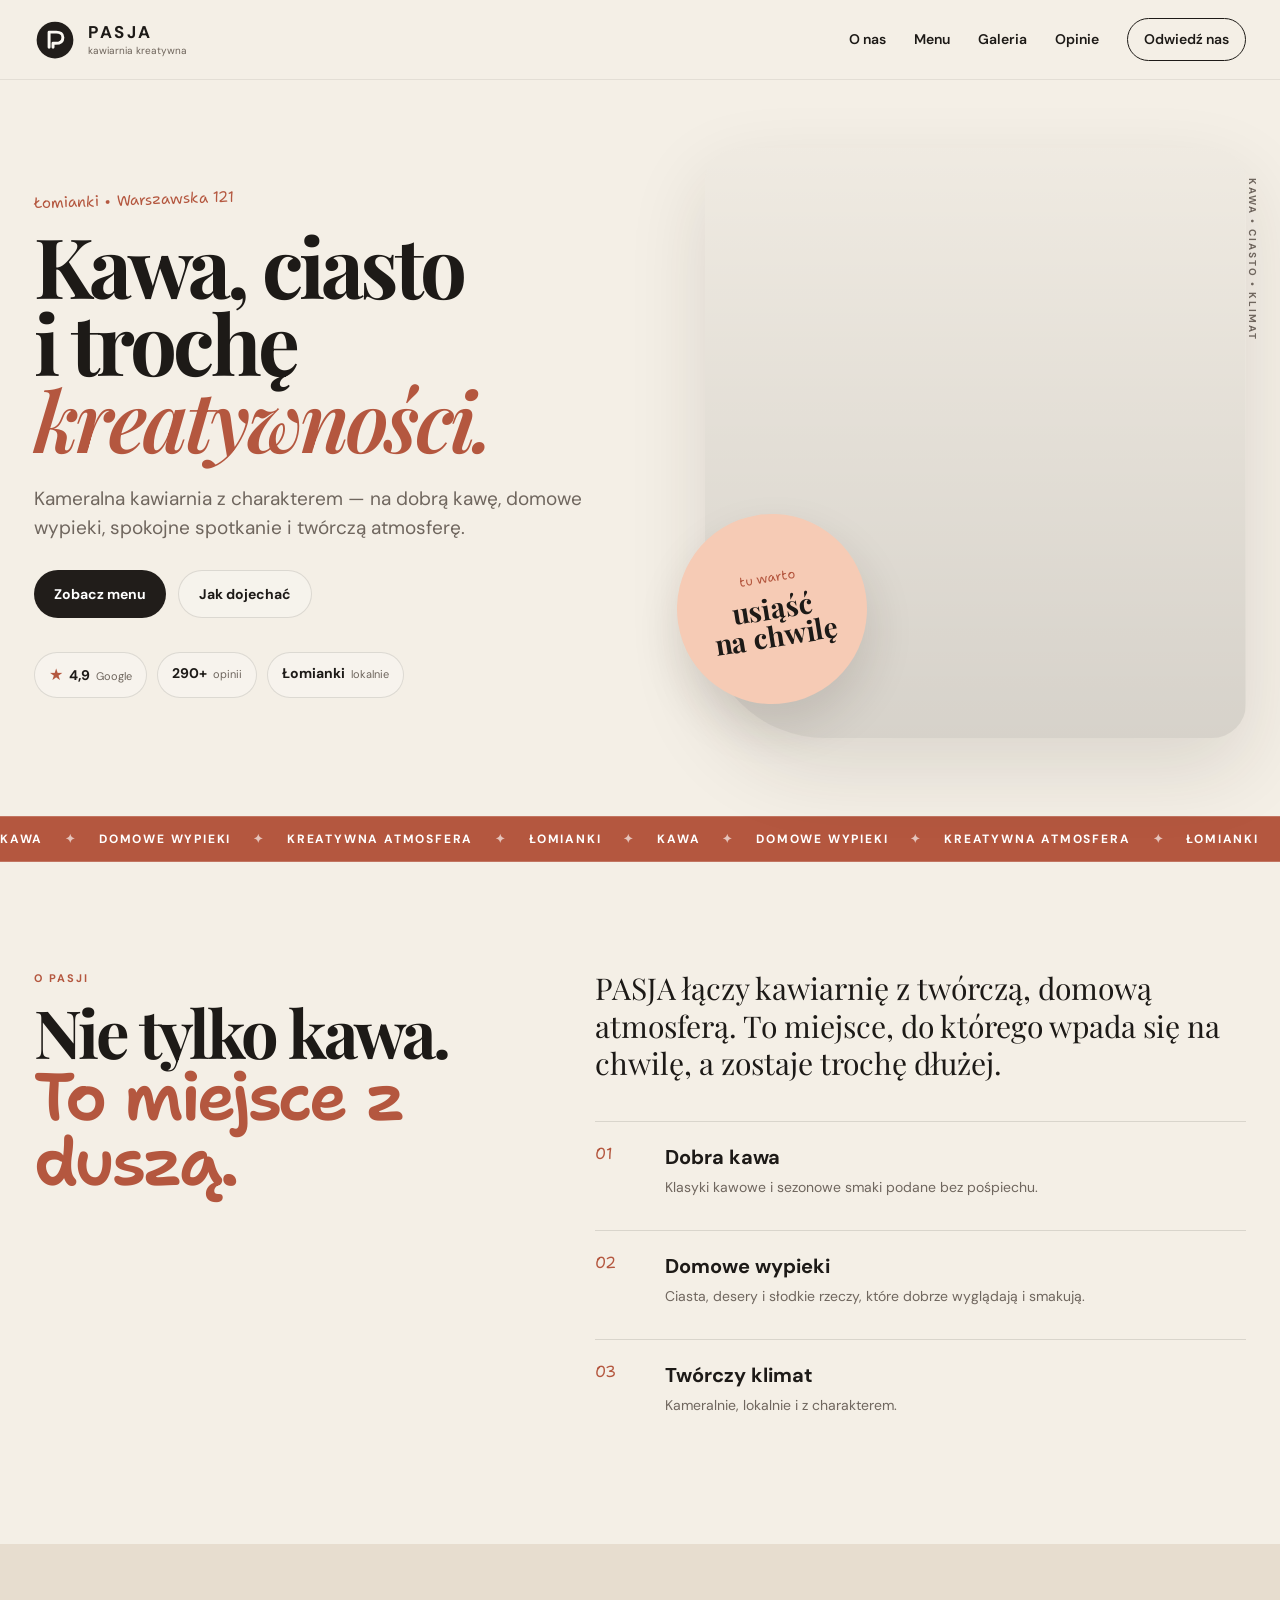
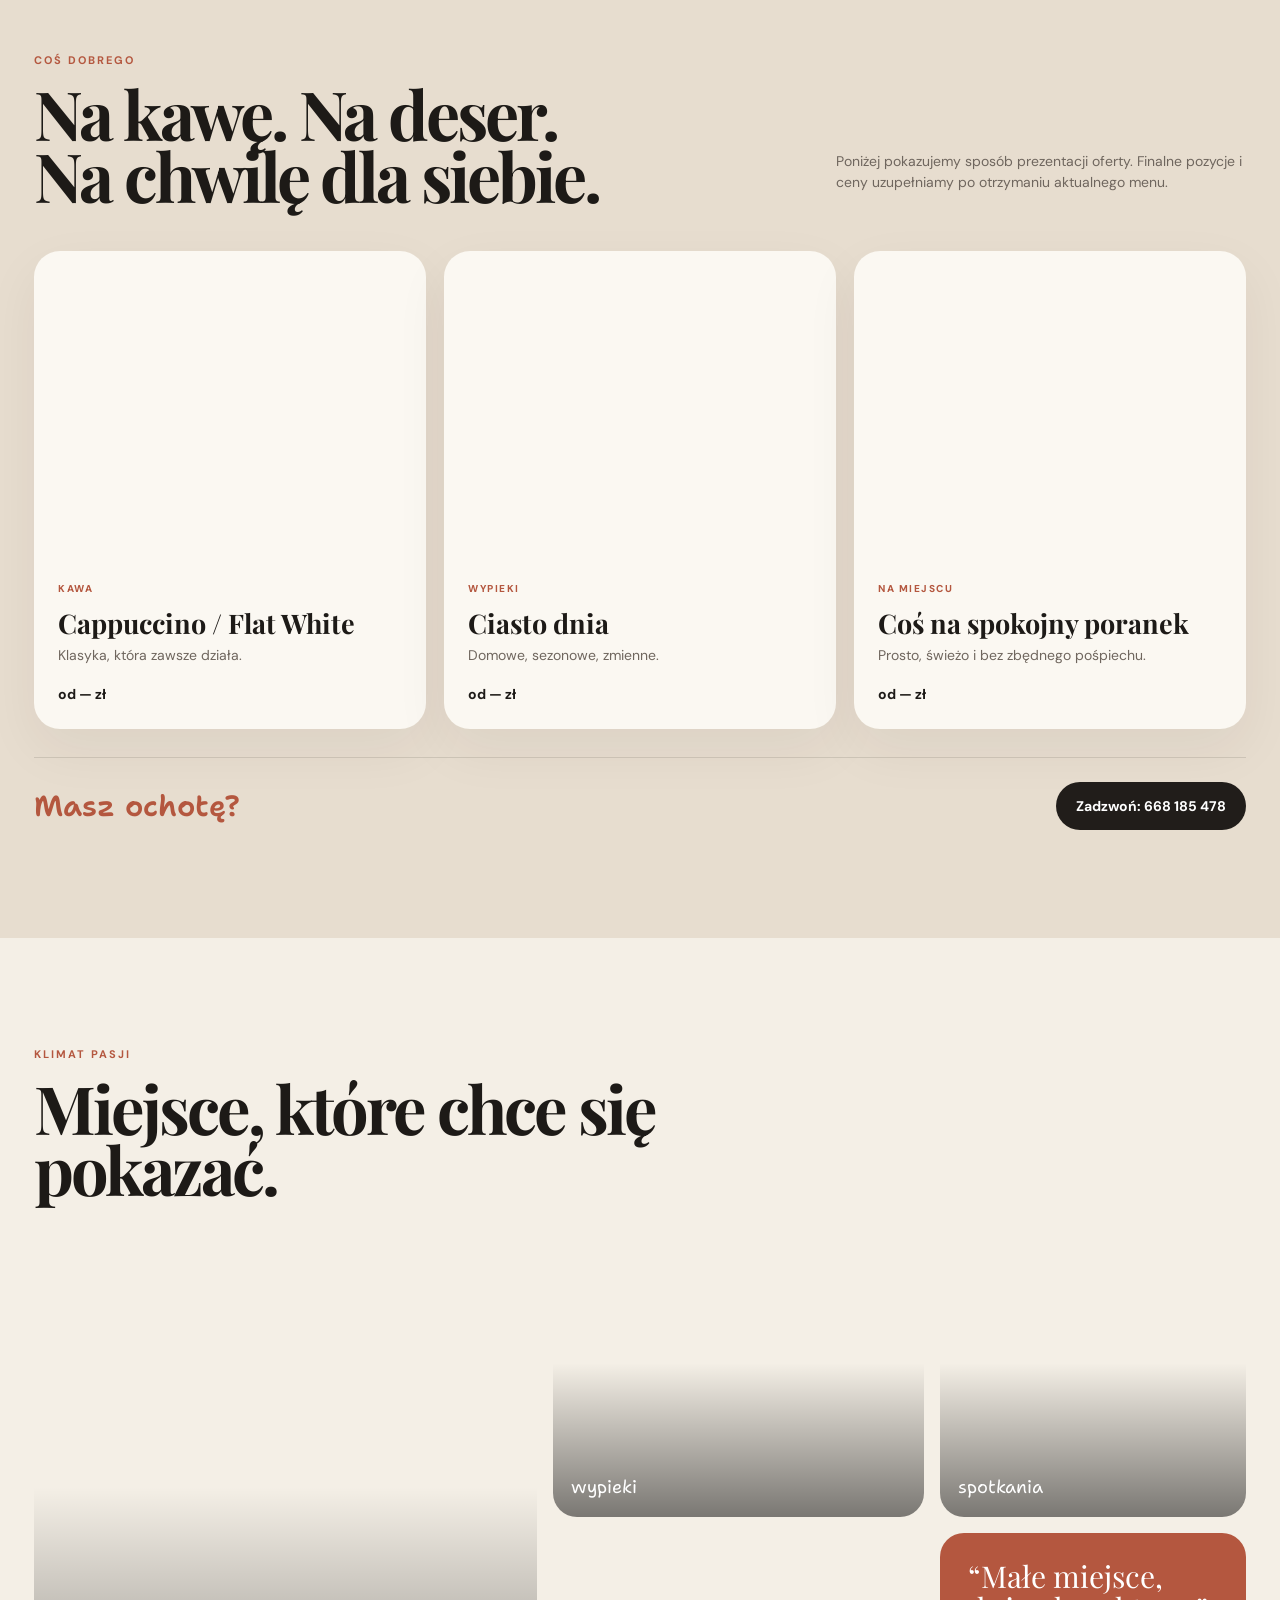
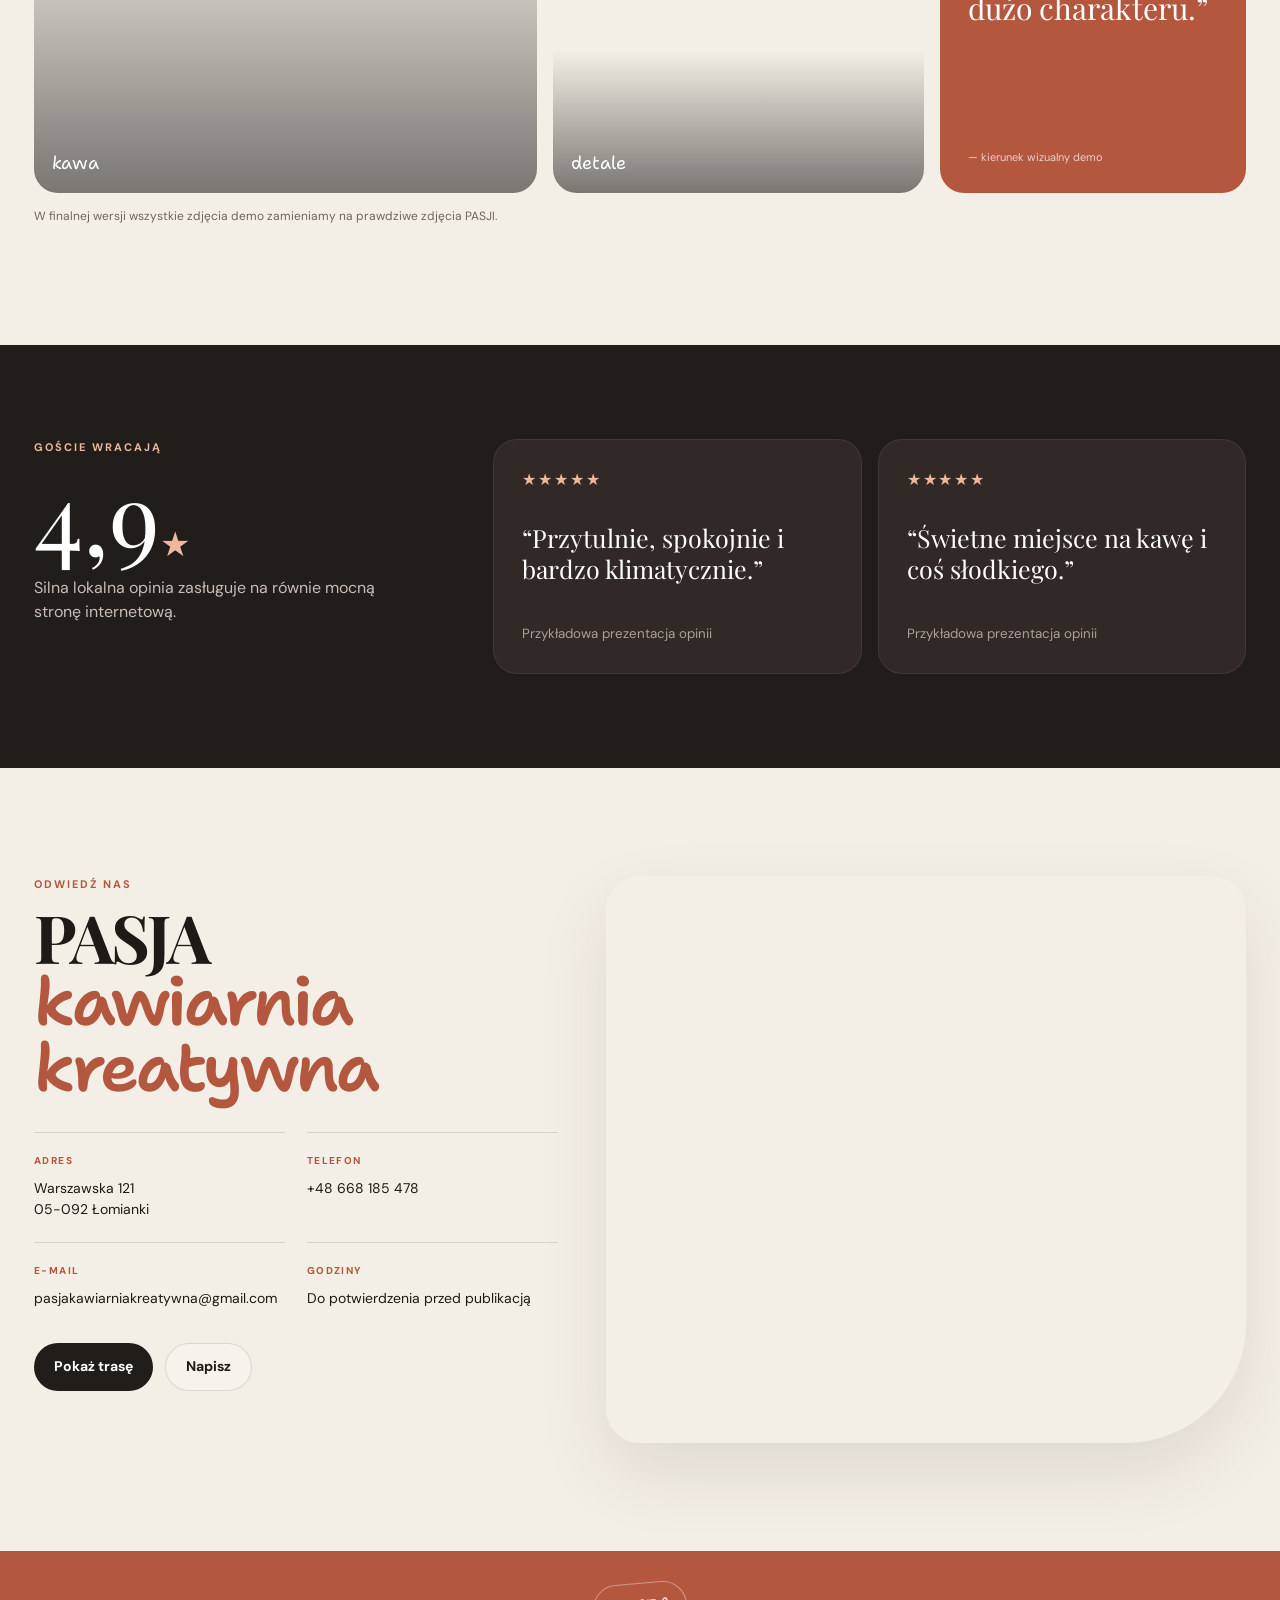
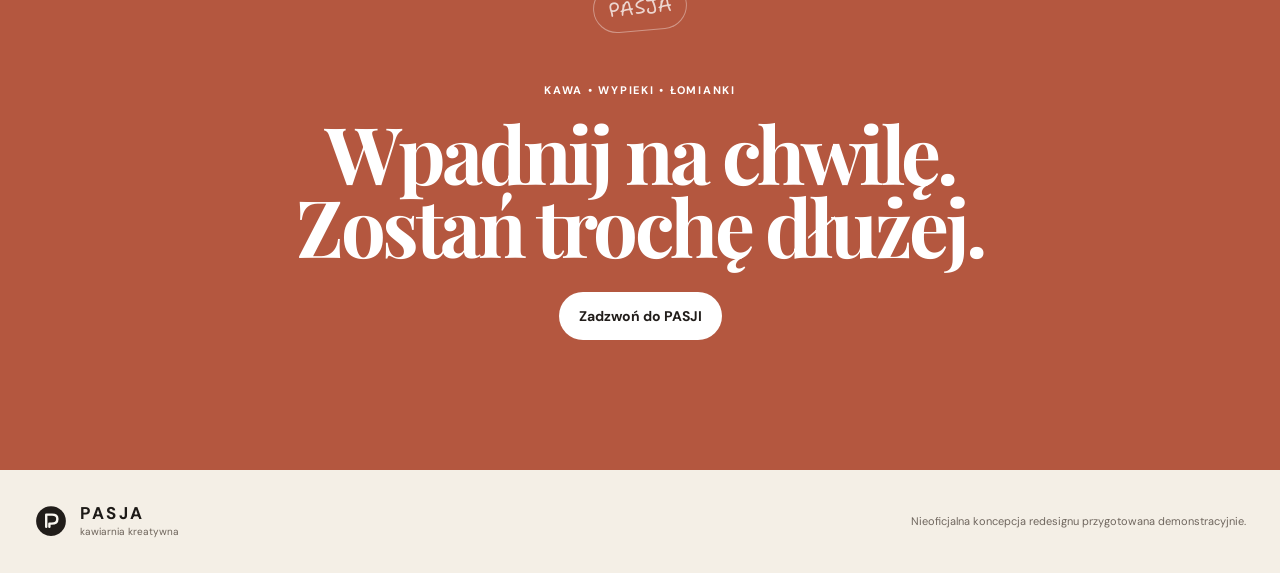
<file: index.html>
<!DOCTYPE html>
<html lang="pl">
<head>
  <meta charset="UTF-8" />
  <meta name="viewport" content="width=device-width, initial-scale=1.0" />
  <meta name="description" content="PASJA kawiarnia kreatywna — kawa, domowe wypieki i twórcza atmosfera w Łomiankach." />
  <title>PASJA — kawiarnia kreatywna w Łomiankach</title>

  <link rel="preconnect" href="https://fonts.googleapis.com">
  <link rel="preconnect" href="https://fonts.gstatic.com" crossorigin>
  <link href="https://fonts.googleapis.com/css2?family=DM+Sans:wght@400;500;600;700&family=Playfair+Display:ital,wght@0,600;0,700;1,600&family=Shantell+Sans:wght@500;600&display=swap" rel="stylesheet">

  <link rel="stylesheet" href="styles.css?v=5" />
</head>
<body>
  <header class="site-header">
    <a class="brand" href="#home" aria-label="PASJA — strona główna">
      <span class="brand-symbol">
        <svg viewBox="0 0 64 64" aria-hidden="true">
          <circle cx="32" cy="32" r="28"></circle>
          <path d="M23 43V20h11c6 0 10 3 10 8 0 6-4 9-11 9h-4v6"></path>
        </svg>
      </span>
      <span class="brand-copy">
        <strong>PASJA</strong>
        <small>kawiarnia kreatywna</small>
      </span>
    </a>

    <button class="nav-toggle" aria-label="Otwórz menu" aria-expanded="false">
      <span></span><span></span>
    </button>

    <nav class="nav">
      <a href="#o-nas">O nas</a>
      <a href="#menu">Menu</a>
      <a href="#galeria">Galeria</a>
      <a href="#opinie">Opinie</a>
      <a href="#kontakt" class="nav-cta">Odwiedź nas</a>
    </nav>
  </header>

  <main>
    <section class="hero" id="home">
      <div class="hero-copy reveal">
        <div class="scribble-tag">Łomianki • Warszawska 121</div>
        <h1>
          Kawa, ciasto<br>
          i trochę <em>kreatywności.</em>
        </h1>
        <p class="hero-lead">
          Kameralna kawiarnia z charakterem — na dobrą kawę, domowe wypieki,
          spokojne spotkanie i twórczą atmosferę.
        </p>

        <div class="hero-actions">
          <a href="#menu" class="btn btn-primary">Zobacz menu</a>
          <a href="#kontakt" class="btn btn-ghost">Jak dojechać</a>
        </div>

        <div class="hero-meta">
          <div class="meta-pill"><span>★</span><strong>4,9</strong><small>Google</small></div>
          <div class="meta-pill"><strong>290+</strong><small>opinii</small></div>
          <div class="meta-pill"><strong>Łomianki</strong><small>lokalnie</small></div>
        </div>
      </div>

      <div class="hero-media reveal">
        <div class="hero-main-photo"></div>
        <div class="hero-sticker">
          <span class="sticker-small">tu warto</span>
          <strong>usiąść<br>na chwilę</strong>
        </div>
        <div class="hero-note">kawa • ciasto • klimat</div>
      </div>
    </section>

    <section class="marquee-wrap" aria-hidden="true">
      <div class="marquee-track">
        <div class="marquee-group">
          <span>KAWA</span><i>✦</i><span>DOMOWE WYPIEKI</span><i>✦</i><span>KREATYWNA ATMOSFERA</span><i>✦</i><span>ŁOMIANKI</span><i>✦</i>
        </div>
        <div class="marquee-group">
          <span>KAWA</span><i>✦</i><span>DOMOWE WYPIEKI</span><i>✦</i><span>KREATYWNA ATMOSFERA</span><i>✦</i><span>ŁOMIANKI</span><i>✦</i>
        </div>
        <div class="marquee-group">
          <span>KAWA</span><i>✦</i><span>DOMOWE WYPIEKI</span><i>✦</i><span>KREATYWNA ATMOSFERA</span><i>✦</i><span>ŁOMIANKI</span><i>✦</i>
        </div>
        <div class="marquee-group">
          <span>KAWA</span><i>✦</i><span>DOMOWE WYPIEKI</span><i>✦</i><span>KREATYWNA ATMOSFERA</span><i>✦</i><span>ŁOMIANKI</span><i>✦</i>
        </div>
      </div>
    </section>

    <section class="section intro" id="o-nas">
      <div class="intro-left reveal">
        <p class="eyebrow">O PASJI</p>
        <h2>Nie tylko kawa.<br><span class="hand">To miejsce z duszą.</span></h2>
      </div>

      <div class="intro-right reveal">
        <p class="large-copy">
          PASJA łączy kawiarnię z twórczą, domową atmosferą. To miejsce,
          do którego wpada się na chwilę, a zostaje trochę dłużej.
        </p>

        <div class="feature-list">
          <article>
            <span class="feature-no">01</span>
            <div>
              <h3>Dobra kawa</h3>
              <p>Klasyki kawowe i sezonowe smaki podane bez pośpiechu.</p>
            </div>
          </article>
          <article>
            <span class="feature-no">02</span>
            <div>
              <h3>Domowe wypieki</h3>
              <p>Ciasta, desery i słodkie rzeczy, które dobrze wyglądają i smakują.</p>
            </div>
          </article>
          <article>
            <span class="feature-no">03</span>
            <div>
              <h3>Twórczy klimat</h3>
              <p>Kameralnie, lokalnie i z charakterem.</p>
            </div>
          </article>
        </div>
      </div>
    </section>

    <section class="section menu-section" id="menu">
      <div class="menu-heading reveal">
        <div>
          <p class="eyebrow">COŚ DOBREGO</p>
          <h2>Na kawę. Na deser.<br>Na chwilę dla siebie.</h2>
        </div>
        <p class="menu-note">
          Poniżej pokazujemy sposób prezentacji oferty.
          Finalne pozycje i ceny uzupełniamy po otrzymaniu aktualnego menu.
        </p>
      </div>

      <div class="menu-grid">
        <article class="dish-card reveal">
          <div class="dish-photo dish-coffee"></div>
          <div class="dish-copy">
            <span>KAWA</span>
            <h3>Cappuccino / Flat White</h3>
            <p>Klasyka, która zawsze działa.</p>
            <strong>od — zł</strong>
          </div>
        </article>

        <article class="dish-card reveal">
          <div class="dish-photo dish-cake"></div>
          <div class="dish-copy">
            <span>WYPIEKI</span>
            <h3>Ciasto dnia</h3>
            <p>Domowe, sezonowe, zmienne.</p>
            <strong>od — zł</strong>
          </div>
        </article>

        <article class="dish-card reveal">
          <div class="dish-photo dish-brunch"></div>
          <div class="dish-copy">
            <span>NA MIEJSCU</span>
            <h3>Coś na spokojny poranek</h3>
            <p>Prosto, świeżo i bez zbędnego pośpiechu.</p>
            <strong>od — zł</strong>
          </div>
        </article>
      </div>

      <div class="menu-cta reveal">
        <span class="hand">Masz ochotę?</span>
        <a href="tel:+48668185478" class="btn btn-primary">Zadzwoń: 668 185 478</a>
      </div>
    </section>

    <section class="section gallery-section" id="galeria">
      <div class="gallery-heading reveal">
        <p class="eyebrow">KLIMAT PASJI</p>
        <h2>Miejsce, które chce się pokazać.</h2>
      </div>

      <div class="editorial-grid">
        <figure class="shot shot-a reveal"><span>kawa</span></figure>
        <figure class="shot shot-b reveal"><span>wypieki</span></figure>
        <figure class="shot shot-c reveal"><span>spotkania</span></figure>
        <figure class="shot shot-d reveal"><span>detale</span></figure>
        <div class="quote-tile reveal">
          <p>“Małe miejsce,<br>dużo charakteru.”</p>
          <span>— kierunek wizualny demo</span>
        </div>
      </div>

      <p class="photo-note">
        W finalnej wersji wszystkie zdjęcia demo zamieniamy na prawdziwe zdjęcia PASJI.
      </p>
    </section>

    <section class="reviews" id="opinie">
      <div class="reviews-inner">
        <div class="review-score reveal">
          <p class="eyebrow light">GOŚCIE WRACAJĄ</p>
          <div class="score">4,9<span>★</span></div>
          <p>Silna lokalna opinia zasługuje na równie mocną stronę internetową.</p>
        </div>

        <div class="review-stack">
          <article class="review-card reveal">
            <span class="stars">★★★★★</span>
            <blockquote>“Przytulnie, spokojnie i bardzo klimatycznie.”</blockquote>
            <small>Przykładowa prezentacja opinii</small>
          </article>
          <article class="review-card reveal">
            <span class="stars">★★★★★</span>
            <blockquote>“Świetne miejsce na kawę i coś słodkiego.”</blockquote>
            <small>Przykładowa prezentacja opinii</small>
          </article>
        </div>
      </div>
    </section>

    <section class="section visit" id="kontakt">
      <div class="visit-copy reveal">
        <p class="eyebrow">ODWIEDŹ NAS</p>
        <h2>PASJA<br><span class="hand">kawiarnia kreatywna</span></h2>

        <div class="visit-info">
          <div>
            <span>ADRES</span>
            <p>Warszawska 121<br>05-092 Łomianki</p>
          </div>
          <div>
            <span>TELEFON</span>
            <p><a href="tel:+48668185478">+48 668 185 478</a></p>
          </div>
          <div>
            <span>E-MAIL</span>
            <p><a href="mailto:pasjakawiarniakreatywna@gmail.com">pasjakawiarniakreatywna@gmail.com</a></p>
          </div>
          <div>
            <span>GODZINY</span>
            <p>Do potwierdzenia przed publikacją</p>
          </div>
        </div>

        <div class="hero-actions">
          <a class="btn btn-primary" target="_blank" rel="noopener"
             href="https://www.google.com/maps/search/?api=1&query=Warszawska+121+Lomianki">
            Pokaż trasę
          </a>
          <a class="btn btn-ghost" href="mailto:pasjakawiarniakreatywna@gmail.com">Napisz</a>
        </div>
      </div>

      <div class="map-frame reveal">
        <iframe
          title="Mapa — PASJA kawiarnia kreatywna"
          src="https://www.google.com/maps?q=Warszawska%20121%2C%20%C5%81omianki&output=embed"
          loading="lazy"
          referrerpolicy="no-referrer-when-downgrade"></iframe>
      </div>
    </section>

    <section class="closing">
      <div class="closing-doodle">PASJA</div>
      <p>kawa • wypieki • Łomianki</p>
      <h2>Wpadnij na chwilę.<br>Zostań trochę dłużej.</h2>
      <a href="tel:+48668185478" class="btn btn-light">Zadzwoń do PASJI</a>
    </section>
  </main>

  <footer class="site-footer">
    <div class="brand">
      <span class="brand-symbol small">
        <svg viewBox="0 0 64 64" aria-hidden="true">
          <circle cx="32" cy="32" r="28"></circle>
          <path d="M23 43V20h11c6 0 10 3 10 8 0 6-4 9-11 9h-4v6"></path>
        </svg>
      </span>
      <span class="brand-copy">
        <strong>PASJA</strong>
        <small>kawiarnia kreatywna</small>
      </span>
    </div>

    <p>Nieoficjalna koncepcja redesignu przygotowana demonstracyjnie.</p>
  </footer>

  <div class="mobile-bar">
    <a href="tel:+48668185478">Zadzwoń</a>
    <a href="#menu">Menu</a>
    <a target="_blank" rel="noopener" href="https://www.google.com/maps/search/?api=1&query=Warszawska+121+Lomianki">Trasa</a>
  </div>

  <script src="script.js"></script>
</body>
</html>
</file>
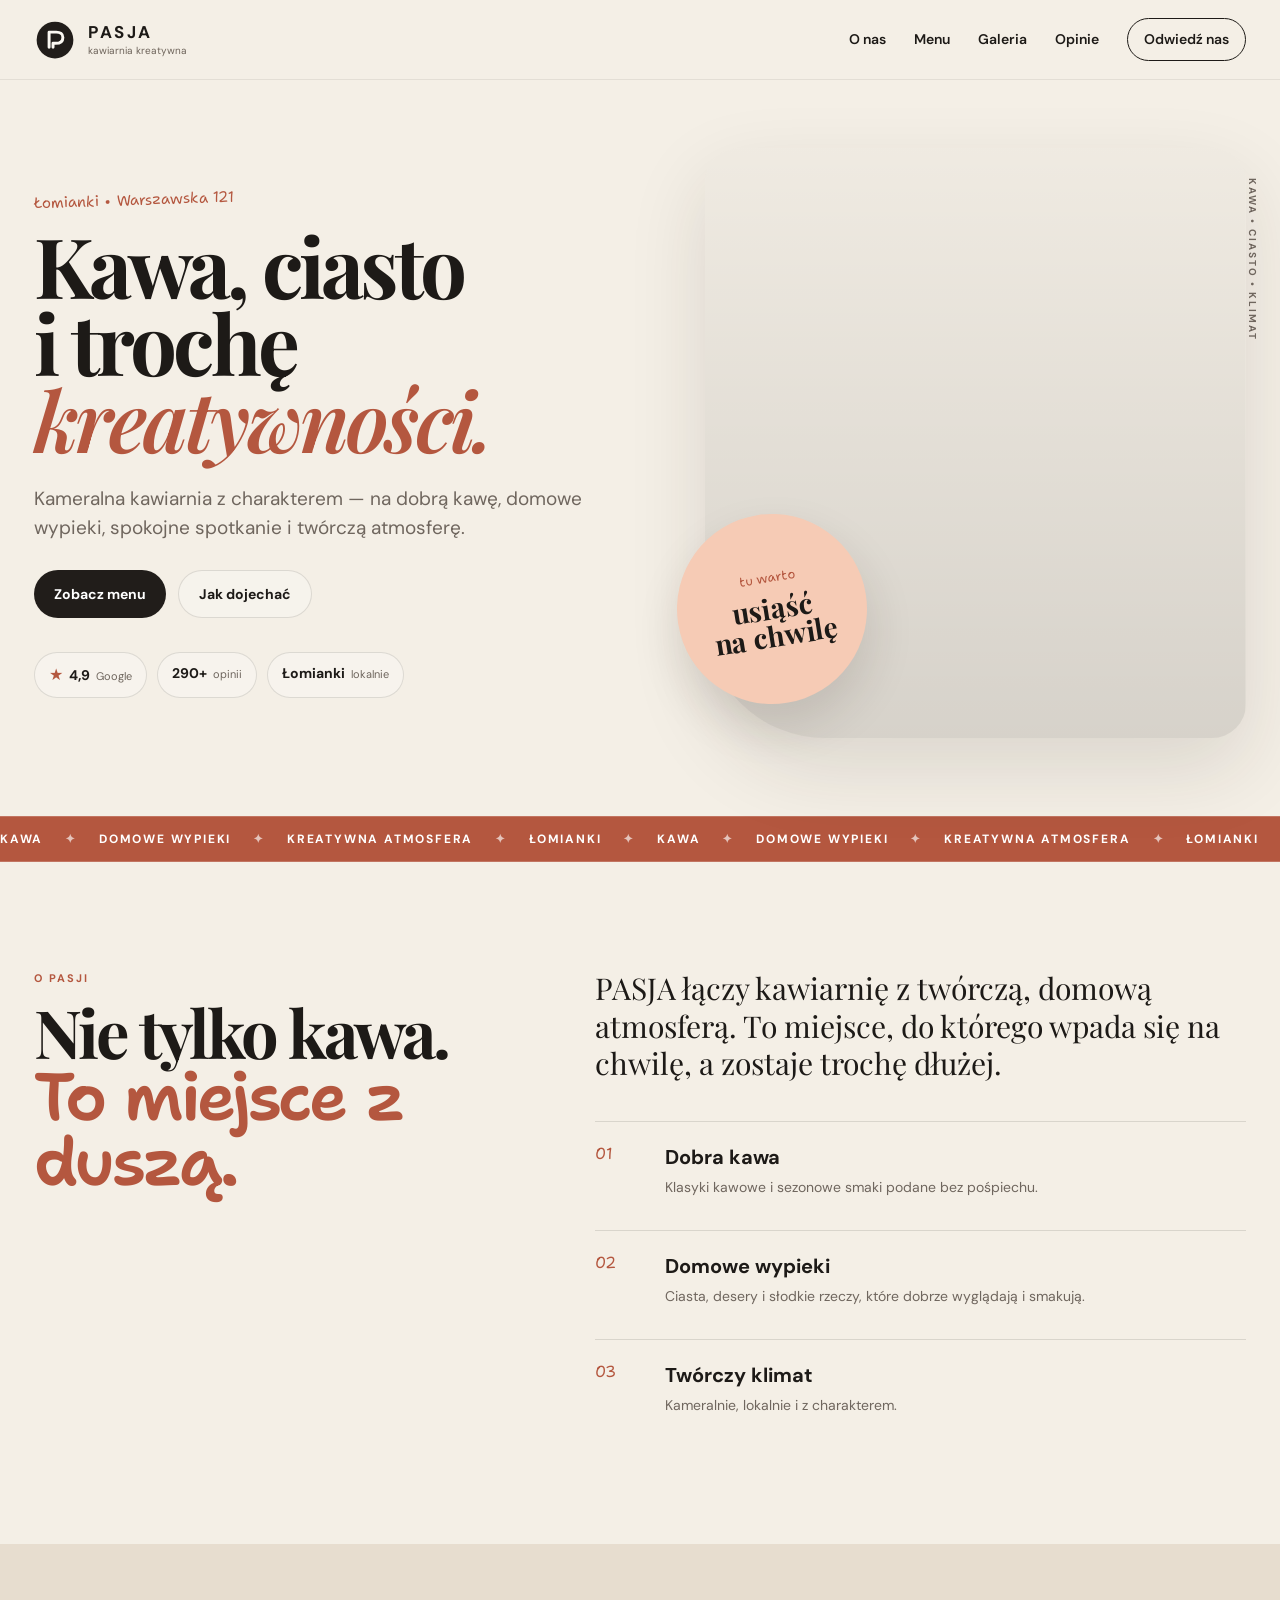
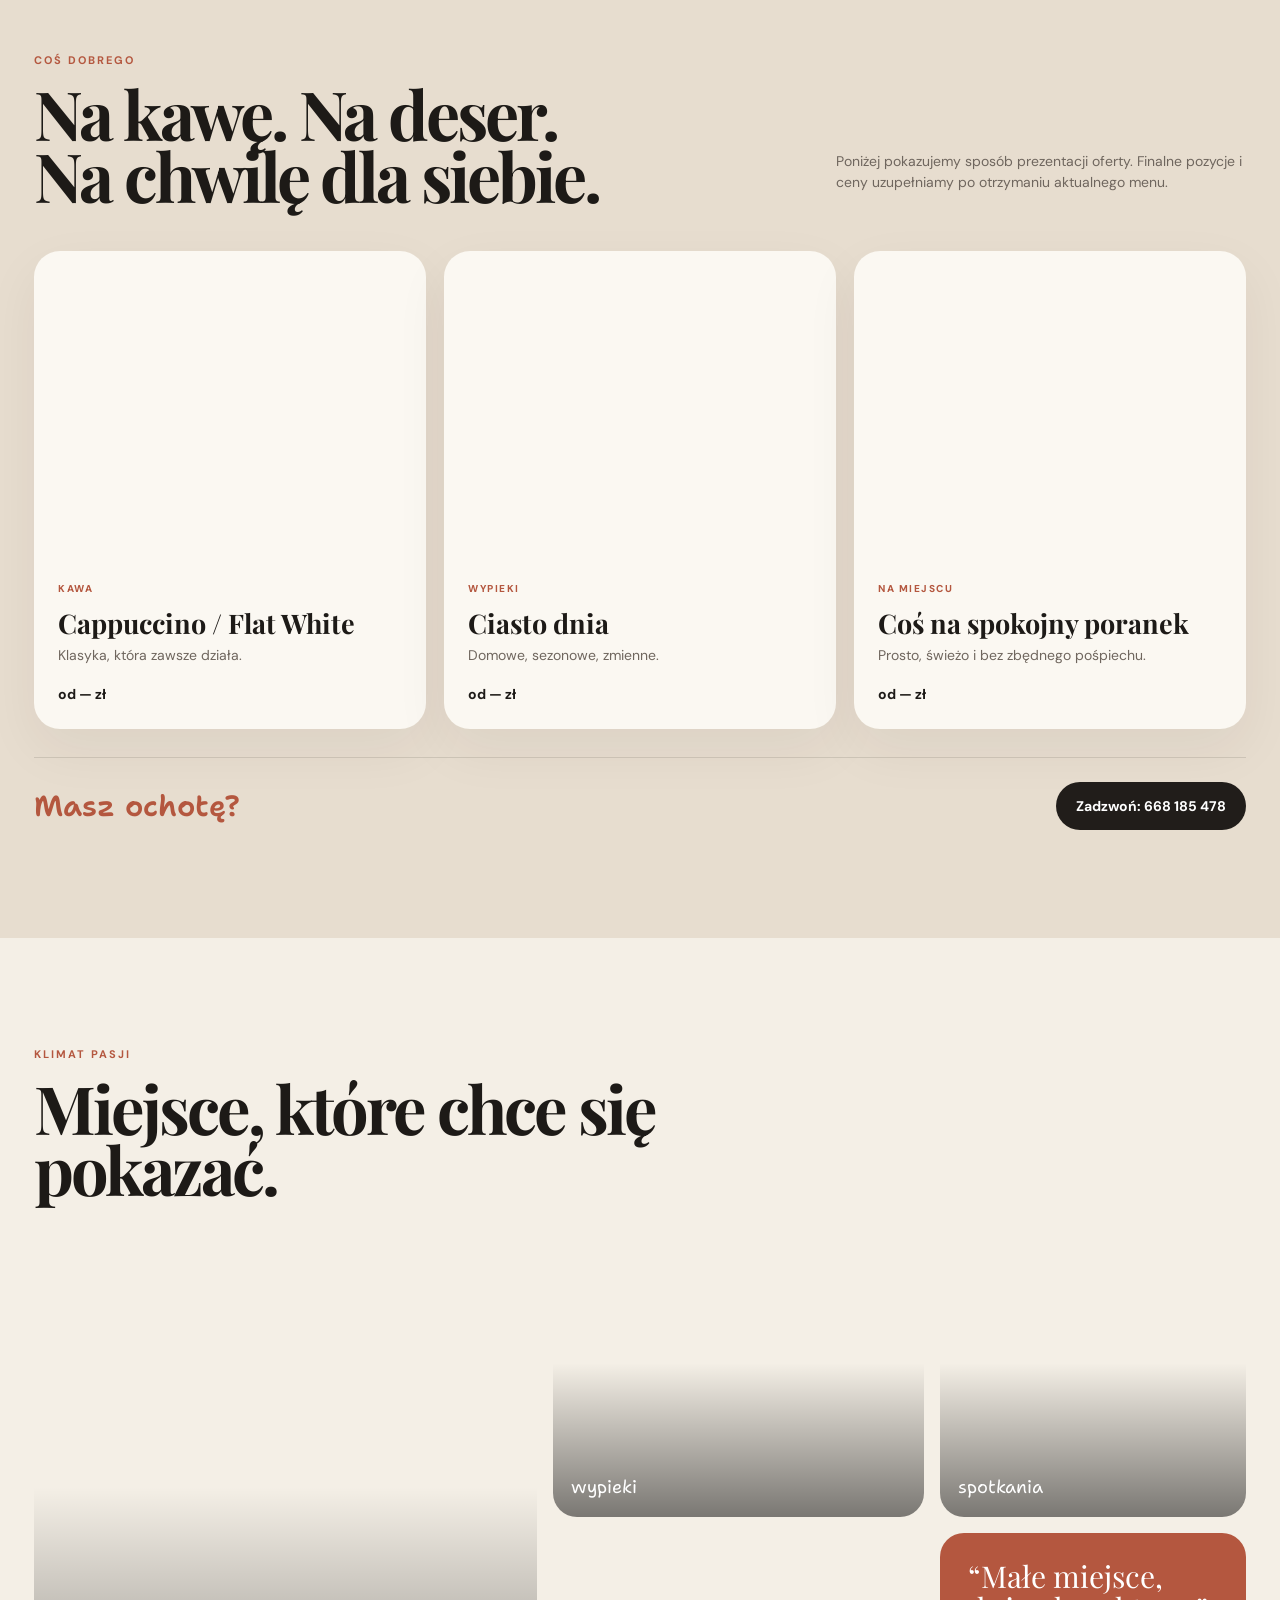
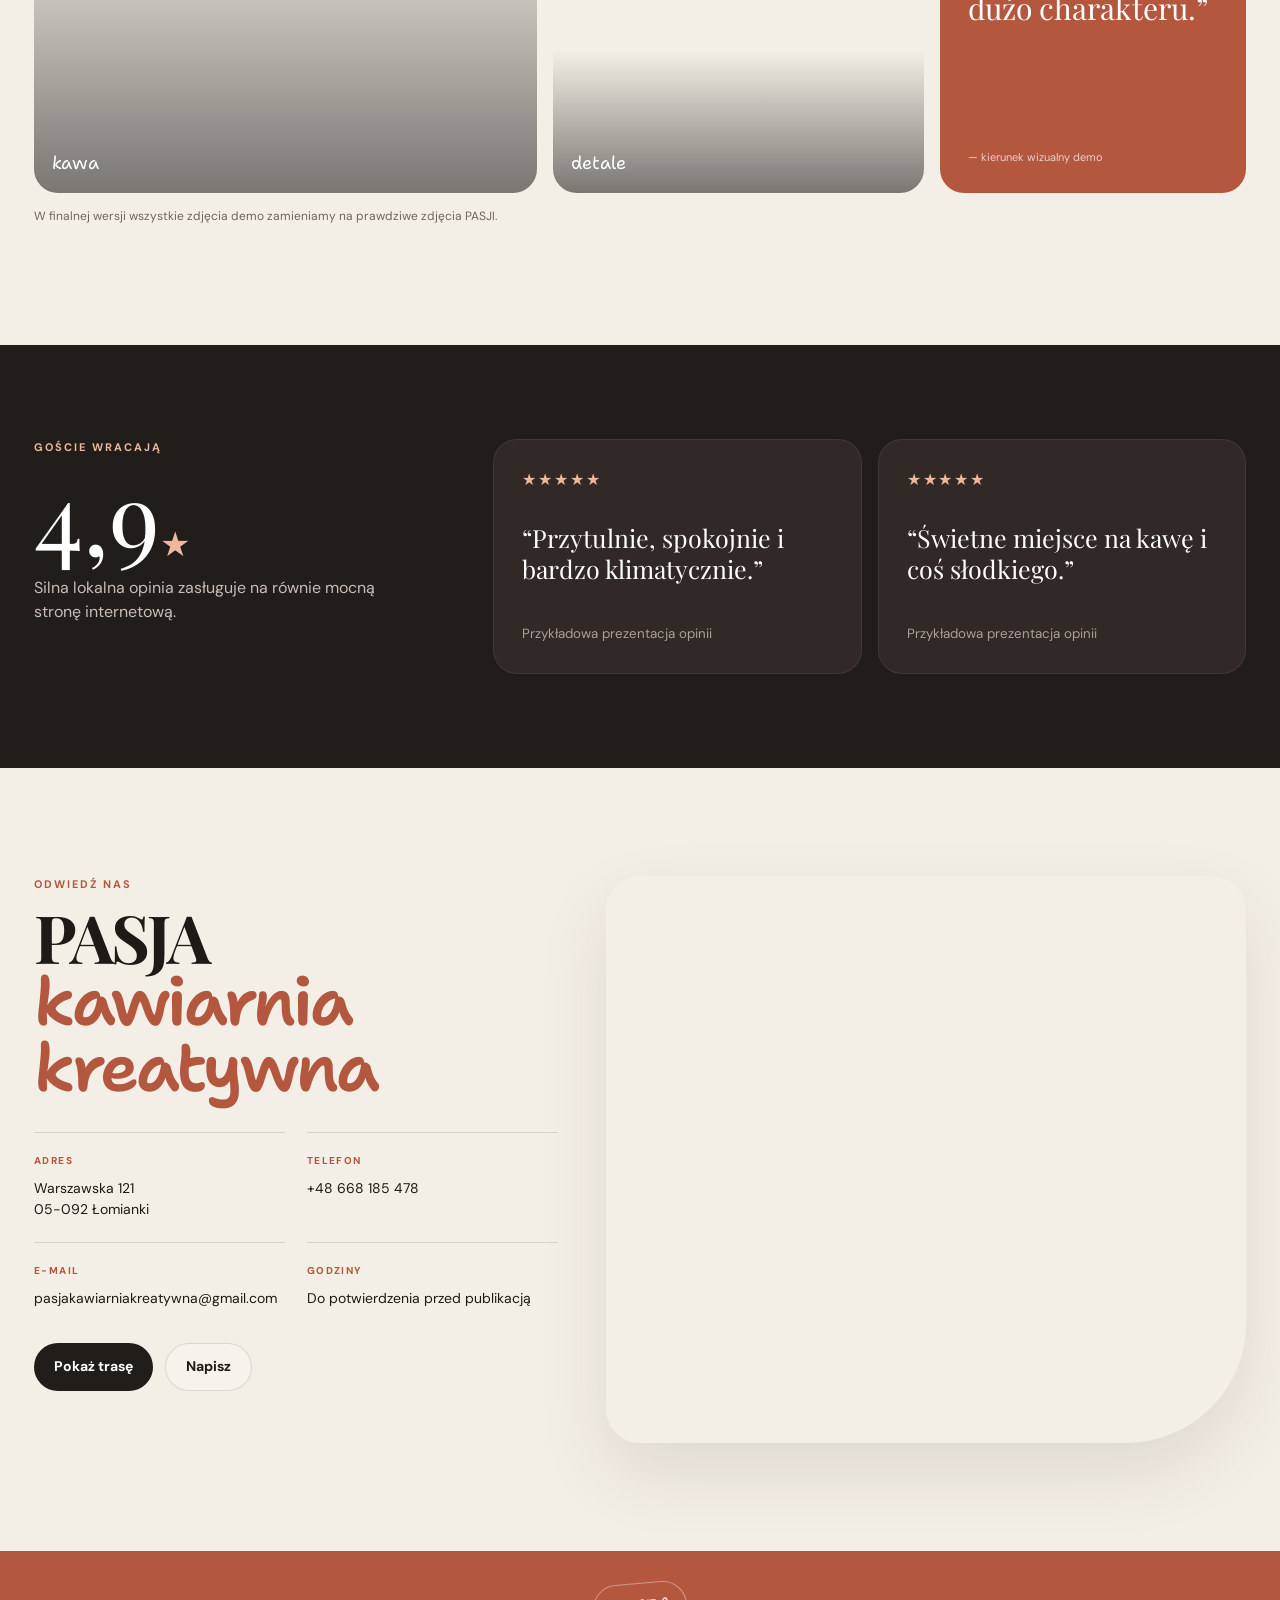
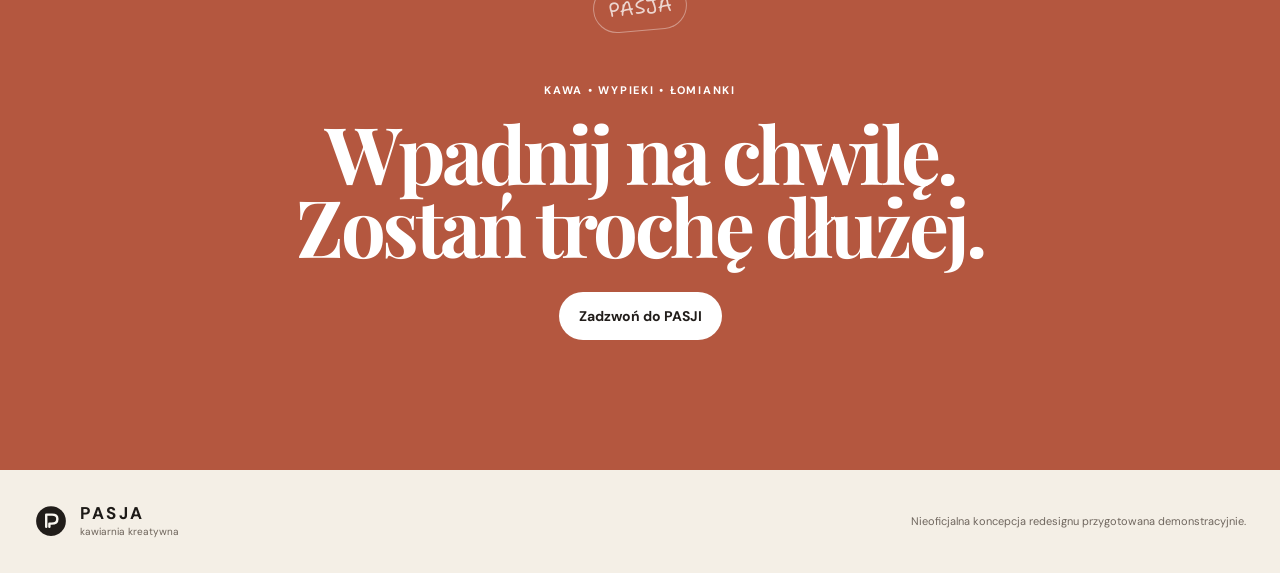
<file: pasja_demo_v2/index.html>
<!DOCTYPE html>
<html lang="pl">
<head>
  <meta charset="UTF-8" />
  <meta name="viewport" content="width=device-width, initial-scale=1.0" />
  <meta name="description" content="PASJA kawiarnia kreatywna — kawa, domowe wypieki i twórcza atmosfera w Łomiankach." />
  <title>PASJA — kawiarnia kreatywna w Łomiankach</title>

  <link rel="preconnect" href="https://fonts.googleapis.com">
  <link rel="preconnect" href="https://fonts.gstatic.com" crossorigin>
  <link href="https://fonts.googleapis.com/css2?family=DM+Sans:wght@400;500;600;700&family=Playfair+Display:ital,wght@0,600;0,700;1,600&family=Shantell+Sans:wght@500;600&display=swap" rel="stylesheet">

  <link rel="stylesheet" href="styles.css" />
</head>
<body>
  <header class="site-header">
    <a class="brand" href="#home" aria-label="PASJA — strona główna">
      <span class="brand-symbol">
        <svg viewBox="0 0 64 64" aria-hidden="true">
          <circle cx="32" cy="32" r="28"></circle>
          <path d="M23 43V20h11c6 0 10 3 10 8 0 6-4 9-11 9h-4v6"></path>
        </svg>
      </span>
      <span class="brand-copy">
        <strong>PASJA</strong>
        <small>kawiarnia kreatywna</small>
      </span>
    </a>

    <button class="nav-toggle" aria-label="Otwórz menu" aria-expanded="false">
      <span></span><span></span>
    </button>

    <nav class="nav">
      <a href="#o-nas">O nas</a>
      <a href="#menu">Menu</a>
      <a href="#galeria">Galeria</a>
      <a href="#opinie">Opinie</a>
      <a href="#kontakt" class="nav-cta">Odwiedź nas</a>
    </nav>
  </header>

  <main>
    <section class="hero" id="home">
      <div class="hero-copy reveal">
        <div class="scribble-tag">Łomianki • Warszawska 121</div>
        <h1>
          Kawa, ciasto<br>
          i trochę <em>kreatywności.</em>
        </h1>
        <p class="hero-lead">
          Kameralna kawiarnia z charakterem — na dobrą kawę, domowe wypieki,
          spokojne spotkanie i twórczą atmosferę.
        </p>

        <div class="hero-actions">
          <a href="#menu" class="btn btn-primary">Zobacz menu</a>
          <a href="#kontakt" class="btn btn-ghost">Jak dojechać</a>
        </div>

        <div class="hero-meta">
          <div class="meta-pill"><span>★</span><strong>4,9</strong><small>Google</small></div>
          <div class="meta-pill"><strong>290+</strong><small>opinii</small></div>
          <div class="meta-pill"><strong>Łomianki</strong><small>lokalnie</small></div>
        </div>
      </div>

      <div class="hero-media reveal">
        <div class="hero-main-photo"></div>
        <div class="hero-sticker">
          <span class="sticker-small">tu warto</span>
          <strong>usiąść<br>na chwilę</strong>
        </div>
        <div class="hero-note">kawa • ciasto • klimat</div>
      </div>
    </section>

    <section class="marquee-wrap" aria-hidden="true">
      <div class="marquee">
        <span>KAWA</span><i>✦</i><span>DOMOWE WYPIEKI</span><i>✦</i><span>KREATYWNA ATMOSFERA</span><i>✦</i><span>ŁOMIANKI</span><i>✦</i>
        <span>KAWA</span><i>✦</i><span>DOMOWE WYPIEKI</span><i>✦</i><span>KREATYWNA ATMOSFERA</span><i>✦</i><span>ŁOMIANKI</span><i>✦</i>
      </div>
    </section>

    <section class="section intro" id="o-nas">
      <div class="intro-left reveal">
        <p class="eyebrow">O PASJI</p>
        <h2>Nie tylko kawa.<br><span class="hand">To miejsce z duszą.</span></h2>
      </div>

      <div class="intro-right reveal">
        <p class="large-copy">
          PASJA łączy kawiarnię z twórczą, domową atmosferą. To miejsce,
          do którego wpada się na chwilę, a zostaje trochę dłużej.
        </p>

        <div class="feature-list">
          <article>
            <span class="feature-no">01</span>
            <div>
              <h3>Dobra kawa</h3>
              <p>Klasyki kawowe i sezonowe smaki podane bez pośpiechu.</p>
            </div>
          </article>
          <article>
            <span class="feature-no">02</span>
            <div>
              <h3>Domowe wypieki</h3>
              <p>Ciasta, desery i słodkie rzeczy, które dobrze wyglądają i smakują.</p>
            </div>
          </article>
          <article>
            <span class="feature-no">03</span>
            <div>
              <h3>Twórczy klimat</h3>
              <p>Kameralnie, lokalnie i z charakterem.</p>
            </div>
          </article>
        </div>
      </div>
    </section>

    <section class="section menu-section" id="menu">
      <div class="menu-heading reveal">
        <div>
          <p class="eyebrow">COŚ DOBREGO</p>
          <h2>Na kawę. Na deser.<br>Na chwilę dla siebie.</h2>
        </div>
        <p class="menu-note">
          Poniżej pokazujemy sposób prezentacji oferty.
          Finalne pozycje i ceny uzupełniamy po otrzymaniu aktualnego menu.
        </p>
      </div>

      <div class="menu-grid">
        <article class="dish-card reveal">
          <div class="dish-photo dish-coffee"></div>
          <div class="dish-copy">
            <span>KAWA</span>
            <h3>Cappuccino / Flat White</h3>
            <p>Klasyka, która zawsze działa.</p>
            <strong>od — zł</strong>
          </div>
        </article>

        <article class="dish-card reveal">
          <div class="dish-photo dish-cake"></div>
          <div class="dish-copy">
            <span>WYPIEKI</span>
            <h3>Ciasto dnia</h3>
            <p>Domowe, sezonowe, zmienne.</p>
            <strong>od — zł</strong>
          </div>
        </article>

        <article class="dish-card reveal">
          <div class="dish-photo dish-brunch"></div>
          <div class="dish-copy">
            <span>NA MIEJSCU</span>
            <h3>Coś na spokojny poranek</h3>
            <p>Prosto, świeżo i bez zbędnego pośpiechu.</p>
            <strong>od — zł</strong>
          </div>
        </article>
      </div>

      <div class="menu-cta reveal">
        <span class="hand">Masz ochotę?</span>
        <a href="tel:+48668185478" class="btn btn-primary">Zadzwoń: 668 185 478</a>
      </div>
    </section>

    <section class="section gallery-section" id="galeria">
      <div class="gallery-heading reveal">
        <p class="eyebrow">KLIMAT PASJI</p>
        <h2>Miejsce, które chce się pokazać.</h2>
      </div>

      <div class="editorial-grid">
        <figure class="shot shot-a reveal"><span>kawa</span></figure>
        <figure class="shot shot-b reveal"><span>wypieki</span></figure>
        <figure class="shot shot-c reveal"><span>spotkania</span></figure>
        <figure class="shot shot-d reveal"><span>detale</span></figure>
        <div class="quote-tile reveal">
          <p>“Małe miejsce,<br>dużo charakteru.”</p>
          <span>— kierunek wizualny demo</span>
        </div>
      </div>

      <p class="photo-note">
        W finalnej wersji wszystkie zdjęcia demo zamieniamy na prawdziwe zdjęcia PASJI.
      </p>
    </section>

    <section class="reviews" id="opinie">
      <div class="reviews-inner">
        <div class="review-score reveal">
          <p class="eyebrow light">GOŚCIE WRACAJĄ</p>
          <div class="score">4,9<span>★</span></div>
          <p>Silna lokalna opinia zasługuje na równie mocną stronę internetową.</p>
        </div>

        <div class="review-stack">
          <article class="review-card reveal">
            <span class="stars">★★★★★</span>
            <blockquote>“Przytulnie, spokojnie i bardzo klimatycznie.”</blockquote>
            <small>Przykładowa prezentacja opinii</small>
          </article>
          <article class="review-card reveal">
            <span class="stars">★★★★★</span>
            <blockquote>“Świetne miejsce na kawę i coś słodkiego.”</blockquote>
            <small>Przykładowa prezentacja opinii</small>
          </article>
        </div>
      </div>
    </section>

    <section class="section visit" id="kontakt">
      <div class="visit-copy reveal">
        <p class="eyebrow">ODWIEDŹ NAS</p>
        <h2>PASJA<br><span class="hand">kawiarnia kreatywna</span></h2>

        <div class="visit-info">
          <div>
            <span>ADRES</span>
            <p>Warszawska 121<br>05-092 Łomianki</p>
          </div>
          <div>
            <span>TELEFON</span>
            <p><a href="tel:+48668185478">+48 668 185 478</a></p>
          </div>
          <div>
            <span>E-MAIL</span>
            <p><a href="mailto:pasjakawiarniakreatywna@gmail.com">pasjakawiarniakreatywna@gmail.com</a></p>
          </div>
          <div>
            <span>GODZINY</span>
            <p>Do potwierdzenia przed publikacją</p>
          </div>
        </div>

        <div class="hero-actions">
          <a class="btn btn-primary" target="_blank" rel="noopener"
             href="https://www.google.com/maps/search/?api=1&query=Warszawska+121+Lomianki">
            Pokaż trasę
          </a>
          <a class="btn btn-ghost" href="mailto:pasjakawiarniakreatywna@gmail.com">Napisz</a>
        </div>
      </div>

      <div class="map-frame reveal">
        <iframe
          title="Mapa — PASJA kawiarnia kreatywna"
          src="https://www.google.com/maps?q=Warszawska%20121%2C%20%C5%81omianki&output=embed"
          loading="lazy"
          referrerpolicy="no-referrer-when-downgrade"></iframe>
      </div>
    </section>

    <section class="closing">
      <div class="closing-doodle">PASJA</div>
      <p>kawa • wypieki • Łomianki</p>
      <h2>Wpadnij na chwilę.<br>Zostań trochę dłużej.</h2>
      <a href="tel:+48668185478" class="btn btn-light">Zadzwoń do PASJI</a>
    </section>
  </main>

  <footer class="site-footer">
    <div class="brand">
      <span class="brand-symbol small">
        <svg viewBox="0 0 64 64" aria-hidden="true">
          <circle cx="32" cy="32" r="28"></circle>
          <path d="M23 43V20h11c6 0 10 3 10 8 0 6-4 9-11 9h-4v6"></path>
        </svg>
      </span>
      <span class="brand-copy">
        <strong>PASJA</strong>
        <small>kawiarnia kreatywna</small>
      </span>
    </div>

    <p>Nieoficjalna koncepcja redesignu przygotowana demonstracyjnie.</p>
  </footer>

  <div class="mobile-bar">
    <a href="tel:+48668185478">Zadzwoń</a>
    <a href="#menu">Menu</a>
    <a target="_blank" rel="noopener" href="https://www.google.com/maps/search/?api=1&query=Warszawska+121+Lomianki">Trasa</a>
  </div>

  <script src="script.js"></script>
</body>
</html>
</file>
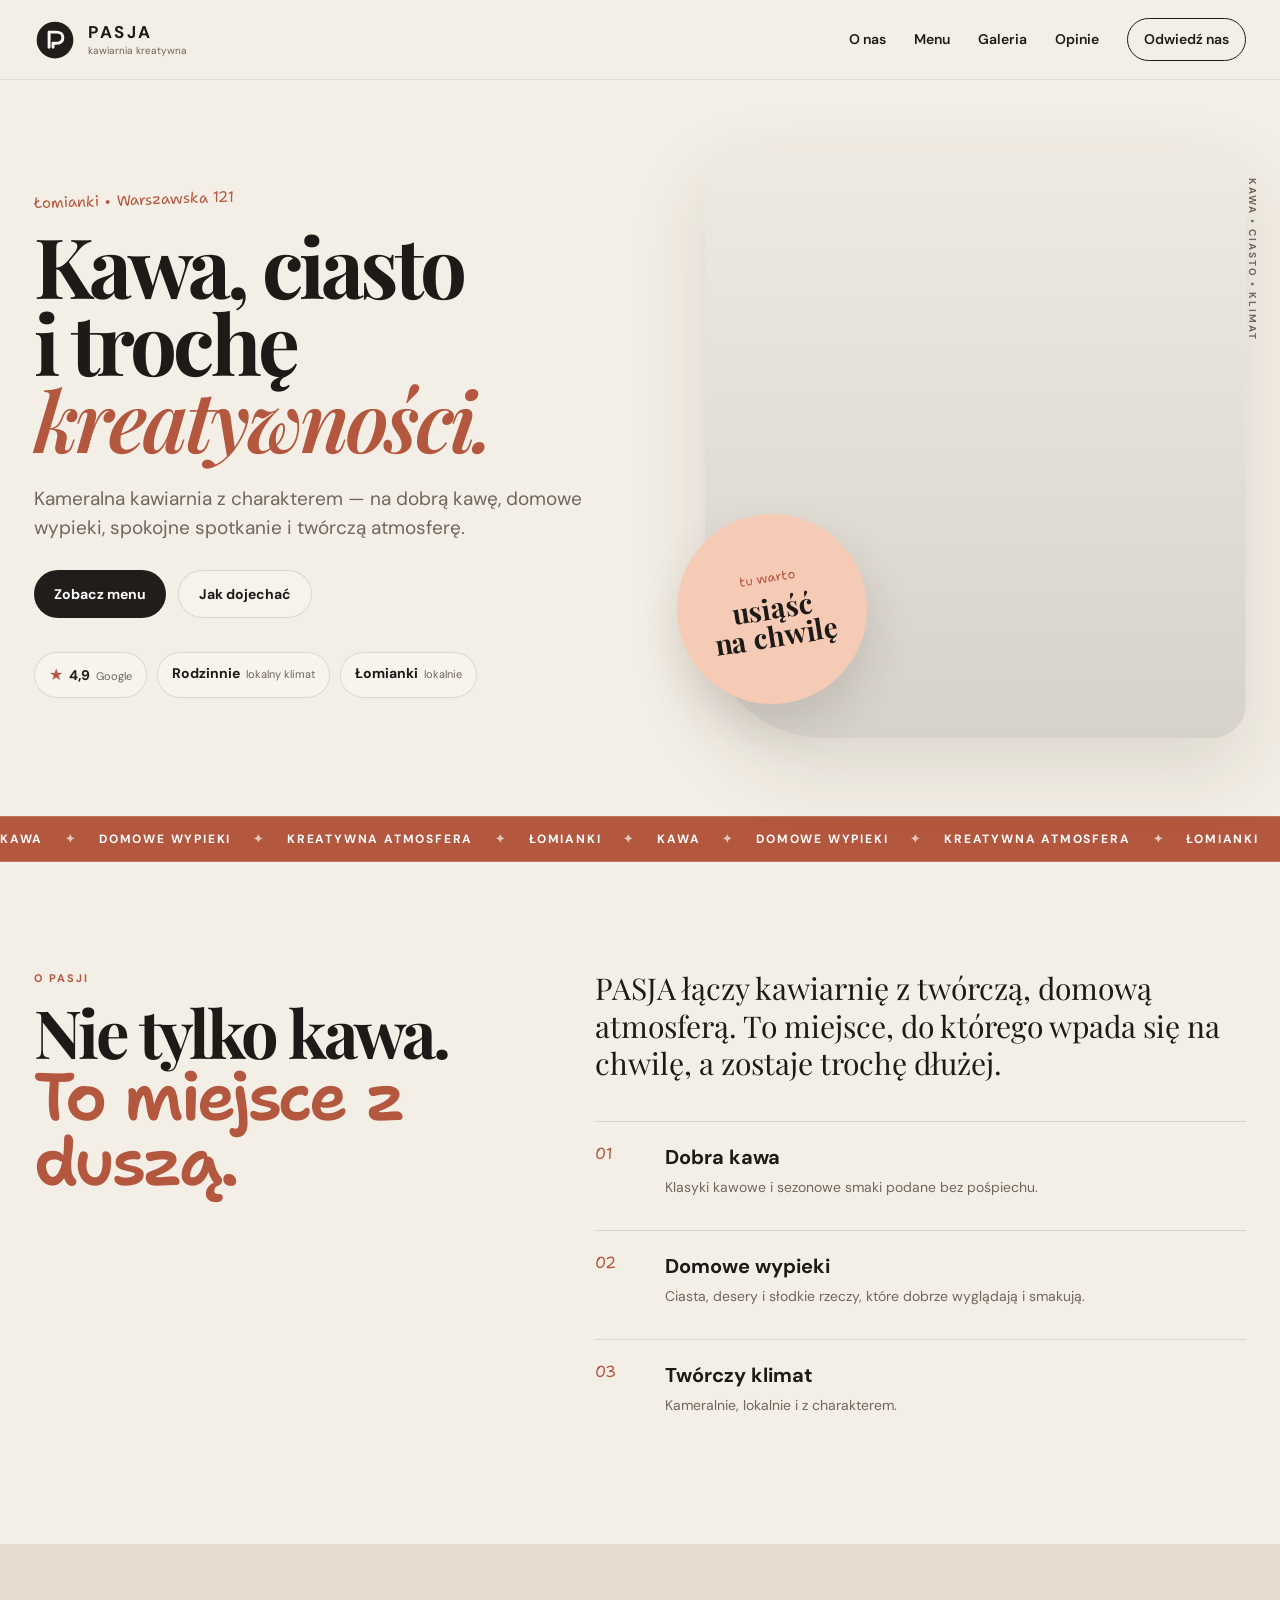
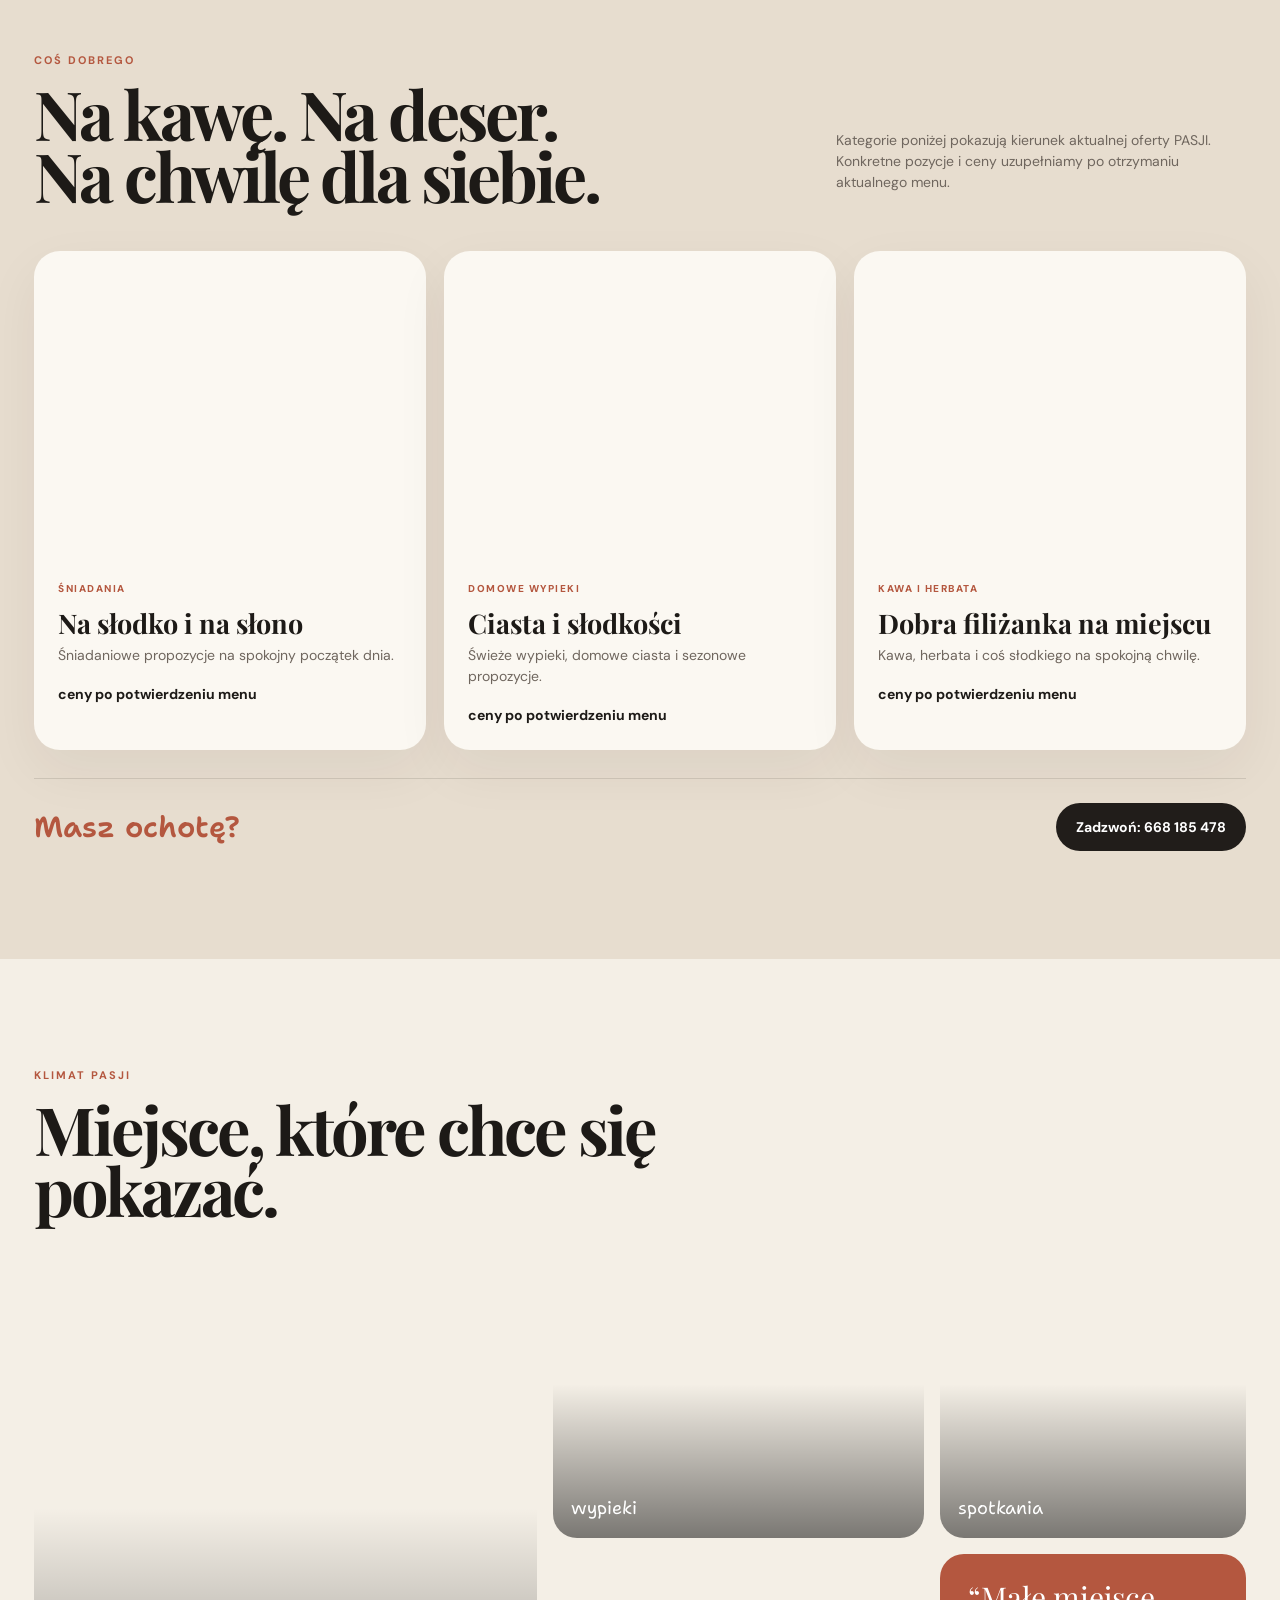
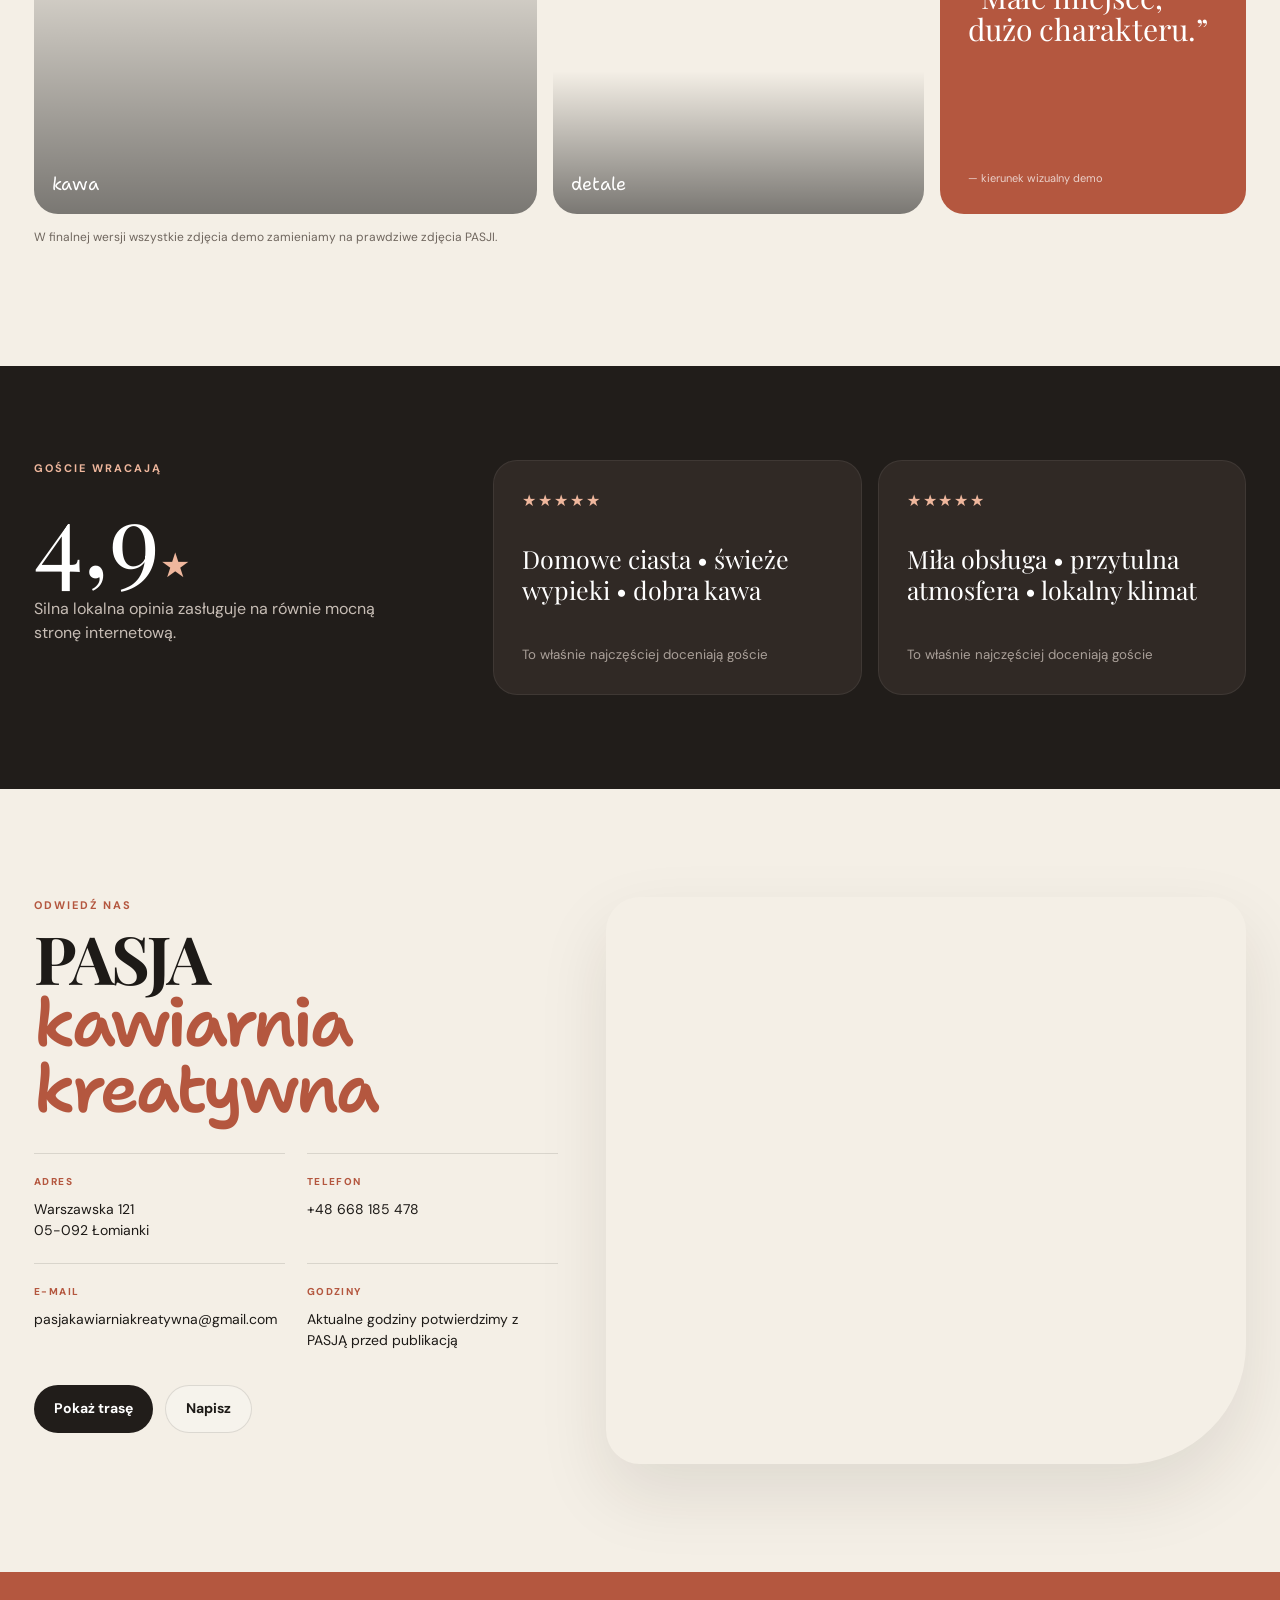
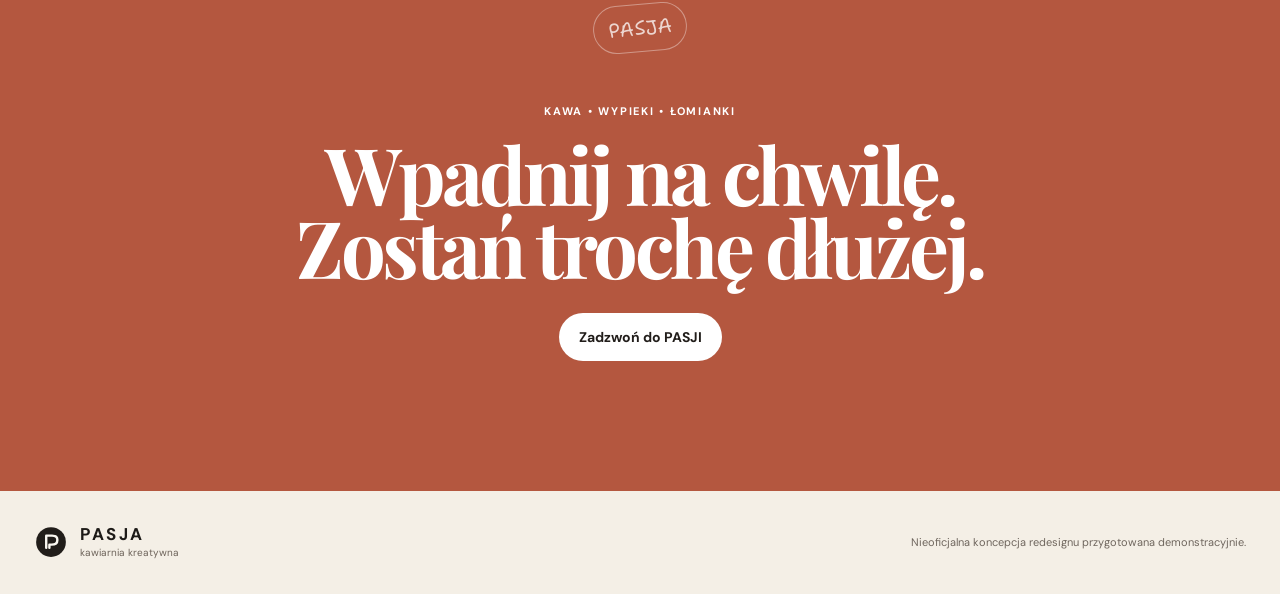
<file: index-2.html>
<!DOCTYPE html>
<html lang="pl">
<head>
  <meta charset="UTF-8" />
  <meta name="viewport" content="width=device-width, initial-scale=1.0" />
  <meta name="description" content="PASJA kawiarnia kreatywna — kawa, domowe wypieki i twórcza atmosfera w Łomiankach." />
  <title>PASJA — kawiarnia kreatywna w Łomiankach</title>

  <link rel="preconnect" href="https://fonts.googleapis.com">
  <link rel="preconnect" href="https://fonts.gstatic.com" crossorigin>
  <link href="https://fonts.googleapis.com/css2?family=DM+Sans:wght@400;500;600;700&family=Playfair+Display:ital,wght@0,600;0,700;1,600&family=Shantell+Sans:wght@500;600&display=swap" rel="stylesheet">

  <style>
*{box-sizing:border-box}
:root{
  --bg:#f4efe6;
  --paper:#fbf8f2;
  --ink:#1d1a17;
  --muted:#6f665e;
  --accent:#b4573f;
  --accent2:#d89a73;
  --dark:#211d1a;
  --line:rgba(29,26,23,.12);
}
html{scroll-behavior:smooth}
body{
  margin:0;
  background:var(--bg);
  color:var(--ink);
  font-family:"DM Sans",sans-serif;
  line-height:1.5;
  overflow-x:hidden;
}
a{color:inherit}
.site-header{
  max-width:1320px;
  margin:auto;
  padding:18px 34px;
  display:flex;
  align-items:center;
  justify-content:space-between;
  position:sticky;
  top:0;
  z-index:40;
  background:rgba(244,239,230,.86);
  backdrop-filter:blur(14px);
  border-bottom:1px solid rgba(29,26,23,.08);
}
.brand{
  display:flex;
  align-items:center;
  gap:12px;
  text-decoration:none;
}
.brand-symbol{
  width:42px;height:42px;display:block
}
.brand-symbol svg{width:100%;height:100%}
.brand-symbol circle{fill:var(--dark)}
.brand-symbol path{
  fill:none;
  stroke:var(--paper);
  stroke-width:4.5;
  stroke-linecap:round;
  stroke-linejoin:round
}
.brand-symbol.small{width:34px;height:34px}
.brand-copy{display:flex;flex-direction:column;line-height:1}
.brand-copy strong{font-size:17px;letter-spacing:.16em}
.brand-copy small{font-size:10px;margin-top:5px;color:#6c6259}
.nav{display:flex;align-items:center;gap:28px}
.nav a{text-decoration:none;font-size:14px;font-weight:600}
.nav-cta{border:1px solid var(--ink);padding:10px 16px;border-radius:999px}
.nav-toggle{display:none;width:42px;height:42px;border:0;background:none;position:relative}
.nav-toggle span{position:absolute;left:9px;right:9px;height:2px;background:var(--ink)}
.nav-toggle span:first-child{top:16px}
.nav-toggle span:last-child{top:24px}

.hero{
  max-width:1320px;
  margin:auto;
  padding:68px 34px 78px;
  display:grid;
  grid-template-columns:1.06fr .94fr;
  gap:62px;
  align-items:center;
}
.scribble-tag{
  display:inline-block;
  font-family:"Shantell Sans",cursive;
  color:var(--accent);
  font-size:15px;
  transform:rotate(-2deg);
  margin-bottom:16px;
}
.hero h1,.section h2,.closing h2{
  font-family:"Playfair Display",serif;
  font-size:clamp(54px,6.5vw,94px);
  line-height:.92;
  letter-spacing:-.045em;
  margin:0;
}
.hero h1 em{font-weight:600;color:var(--accent)}
.hero-lead{
  max-width:600px;
  font-size:19px;
  color:var(--muted);
  margin:28px 0 28px;
}
.hero-actions{display:flex;gap:12px;flex-wrap:wrap}
.btn{
  display:inline-flex;
  align-items:center;
  justify-content:center;
  min-height:48px;
  padding:0 20px;
  border-radius:999px;
  text-decoration:none;
  font-weight:700;
  font-size:14px;
  transition:.22s ease;
}
.btn:hover{transform:translateY(-2px)}
.btn-primary{background:var(--dark);color:#fff}
.btn-ghost{border:1px solid var(--line);background:rgba(255,255,255,.24)}
.btn-light{background:#fff;color:var(--dark)}
.hero-meta{display:flex;gap:10px;flex-wrap:wrap;margin-top:34px}
.meta-pill{
  border:1px solid var(--line);
  border-radius:999px;
  padding:10px 14px;
  display:flex;
  align-items:baseline;
  gap:6px;
  background:rgba(255,255,255,.28);
}
.meta-pill span{color:var(--accent)}
.meta-pill strong{font-size:14px}
.meta-pill small{font-size:11px;color:var(--muted)}
.hero-media{position:relative;min-height:590px}
.hero-main-photo{
  height:590px;
  border-radius:34px 34px 34px 120px;
  background:
    linear-gradient(180deg,rgba(0,0,0,.02),rgba(0,0,0,.12)),
    url("https://images.unsplash.com/photo-1511081692775-05d0f180a065?auto=format&fit=crop&w=1200&q=88");
  background-size:cover;
  background-position:center;
  box-shadow:0 30px 80px rgba(41,30,22,.12);
}
.hero-sticker{
  position:absolute;
  left:-28px;
  bottom:34px;
  width:190px;height:190px;
  border-radius:50%;
  background:#f6cbb5;
  display:flex;
  flex-direction:column;
  align-items:center;
  justify-content:center;
  transform:rotate(-9deg);
  text-align:center;
  box-shadow:0 22px 45px rgba(50,34,24,.13);
}
.sticker-small{
  font-family:"Shantell Sans",cursive;
  font-size:13px;
  color:var(--accent)
}
.hero-sticker strong{
  font-family:"Playfair Display",serif;
  font-size:28px;
  line-height:1;
  margin-top:6px;
}
.hero-note{
  position:absolute;
  right:-14px;
  top:30px;
  writing-mode:vertical-rl;
  text-transform:uppercase;
  letter-spacing:.2em;
  font-size:10px;
  font-weight:700;
  color:var(--muted);
}
.marquee-wrap{
  overflow:hidden;
  background:var(--accent);
  color:#fff;
  border-top:1px solid rgba(255,255,255,.18);
  border-bottom:1px solid rgba(255,255,255,.18);
}
.marquee-track{
  display:flex;
  width:max-content;
  padding:13px 0;
  animation:marqueeLoop 30s linear infinite;
  font-size:12px;
  letter-spacing:.15em;
  font-weight:700;
  will-change:transform;
}
.marquee-group{
  display:flex;
  align-items:center;
  gap:22px;
  flex-shrink:0;
  padding-right:22px;
  white-space:nowrap;
}
.marquee-group i{font-style:normal;opacity:.65}
@keyframes marqueeLoop{to{transform:translateX(-25%)}}

.section{max-width:1320px;margin:auto;padding:108px 34px}
.eyebrow{
  font-size:11px;
  letter-spacing:.18em;
  text-transform:uppercase;
  font-weight:700;
  color:var(--accent);
  margin:0 0 14px;
}
.intro{
  display:grid;
  grid-template-columns:.85fr 1.15fr;
  gap:80px;
  align-items:start;
}
.intro h2{font-size:clamp(42px,5.2vw,68px)}
.hand{
  font-family:"Shantell Sans",cursive;
  color:var(--accent);
  font-weight:600;
}
.large-copy{
  font-family:"Playfair Display",serif;
  font-size:30px;
  line-height:1.25;
  margin:0 0 38px;
}
.feature-list{display:grid;gap:12px}
.feature-list article{
  display:grid;
  grid-template-columns:54px 1fr;
  gap:16px;
  padding:20px 0;
  border-top:1px solid var(--line);
}
.feature-no{
  font-family:"Shantell Sans",cursive;
  color:var(--accent);
  font-size:16px
}
.feature-list h3{font-size:20px;margin:0 0 5px}
.feature-list p{margin:0;color:var(--muted);font-size:14px}

.menu-section{max-width:none;background:#e7ddcf}
.menu-section>*{max-width:1252px;margin-left:auto;margin-right:auto}
.menu-heading{
  display:flex;
  justify-content:space-between;
  gap:40px;
  align-items:end;
}
.menu-heading h2{font-size:clamp(44px,5.3vw,70px)}
.menu-note{max-width:410px;font-size:14px;color:var(--muted)}
.menu-grid{
  display:grid;
  grid-template-columns:repeat(3,1fr);
  gap:18px;
  margin-top:44px;
}
.dish-card{
  background:var(--paper);
  border-radius:26px;
  overflow:hidden;
  box-shadow:0 20px 55px rgba(55,38,27,.06);
}
.dish-photo{height:300px;background-size:cover;background-position:center}
.dish-coffee{background-image:url("https://images.unsplash.com/photo-1497636577773-f1231844b336?auto=format&fit=crop&w=900&q=88")}
.dish-cake{background-image:url("https://images.unsplash.com/photo-1486427944299-d1955d23e34d?auto=format&fit=crop&w=900&q=88")}
.dish-brunch{background-image:url("https://images.unsplash.com/photo-1525351484163-7529414344d8?auto=format&fit=crop&w=900&q=88")}
.dish-copy{padding:24px}
.dish-copy span{font-size:10px;letter-spacing:.15em;color:var(--accent);font-weight:800}
.dish-copy h3{font-family:"Playfair Display",serif;font-size:27px;line-height:1.05;margin:10px 0 8px}
.dish-copy p{margin:0;color:var(--muted);font-size:14px}
.dish-copy strong{display:block;margin-top:18px;font-size:14px}
.menu-cta{
  margin-top:28px;
  padding:24px 0 0;
  border-top:1px solid rgba(29,26,23,.12);
  display:flex;
  align-items:center;
  justify-content:space-between;
}
.menu-cta .hand{font-size:29px}

.gallery-heading{max-width:800px;margin-bottom:38px}
.gallery-heading h2{font-size:clamp(44px,5.2vw,70px)}
.editorial-grid{
  display:grid;
  grid-template-columns:1.15fr .85fr .7fr;
  grid-template-rows:280px 260px;
  gap:16px;
}
.shot{
  margin:0;
  border-radius:24px;
  background-size:cover;
  background-position:center;
  position:relative;
  overflow:hidden;
}
.shot:after{
  content:"";
  position:absolute;inset:0;
  background:linear-gradient(180deg,transparent 45%,rgba(0,0,0,.5))
}
.shot span{
  position:absolute;
  left:18px;bottom:16px;
  z-index:2;
  color:#fff;
  font-family:"Shantell Sans",cursive;
  font-size:18px
}
.shot-a{
  grid-row:1/3;
  background-image:url("https://images.unsplash.com/photo-1442512595331-e89e73853f31?auto=format&fit=crop&w=1200&q=88")
}
.shot-b{background-image:url("https://images.unsplash.com/photo-1519915028121-7d3463d20b13?auto=format&fit=crop&w=900&q=88")}
.shot-c{background-image:url("https://images.unsplash.com/photo-1521017432531-fbd92d768814?auto=format&fit=crop&w=900&q=88")}
.shot-d{background-image:url("https://images.unsplash.com/photo-1554118811-1e0d58224f24?auto=format&fit=crop&w=900&q=88")}
.quote-tile{
  background:var(--accent);
  color:#fff;
  border-radius:24px;
  padding:28px;
  display:flex;
  flex-direction:column;
  justify-content:space-between;
}
.quote-tile p{
  font-family:"Playfair Display",serif;
  font-size:30px;
  line-height:1.05;
  margin:0;
}
.quote-tile span{font-size:11px;opacity:.72}
.photo-note{font-size:12px;color:var(--muted);margin-top:14px}

.reviews{
  background:var(--dark);
  color:#fff;
  padding:94px 34px;
}
.reviews-inner{
  max-width:1252px;
  margin:auto;
  display:grid;
  grid-template-columns:.7fr 1.3fr;
  gap:54px;
}
.eyebrow.light{color:#efb79d}
.score{
  font-family:"Playfair Display",serif;
  font-size:100px;
  line-height:.9;
}
.score span{font-size:34px;color:#efb79d}
.review-score p:last-child{max-width:360px;color:#c7bdb5}
.review-stack{display:grid;grid-template-columns:repeat(2,1fr);gap:16px}
.review-card{
  background:#302925;
  border:1px solid rgba(255,255,255,.07);
  border-radius:24px;
  padding:28px;
}
.stars{color:#efb79d;letter-spacing:.12em}
.review-card blockquote{
  font-family:"Playfair Display",serif;
  font-size:25px;
  line-height:1.25;
  margin:30px 0 36px;
}
.review-card small{color:#aaa099}

.visit{
  display:grid;
  grid-template-columns:.9fr 1.1fr;
  gap:48px;
  align-items:stretch;
}
.visit h2{font-size:clamp(48px,5.2vw,72px)}
.visit-info{
  margin:34px 0;
  display:grid;
  grid-template-columns:1fr 1fr;
  gap:22px;
}
.visit-info>div{
  border-top:1px solid var(--line);
  padding-top:14px;
}
.visit-info span{
  font-size:10px;
  letter-spacing:.14em;
  color:var(--accent);
  font-weight:800
}
.visit-info p{margin:7px 0 0;font-size:14px}
.visit-info a{text-decoration:none}
.map-frame{
  min-height:560px;
  border-radius:34px 34px 120px 34px;
  overflow:hidden;
  box-shadow:0 30px 70px rgba(42,30,22,.1);
}
.map-frame iframe{width:100%;height:100%;border:0;min-height:560px}

.closing{
  position:relative;
  overflow:hidden;
  background:var(--accent);
  color:#fff;
  text-align:center;
  padding:120px 22px 130px;
}
.closing-doodle{
  position:absolute;
  left:50%;
  top:32px;
  transform:translateX(-50%) rotate(-5deg);
  font-family:"Shantell Sans",cursive;
  font-size:20px;
  opacity:.75;
  border:1px solid rgba(255,255,255,.5);
  border-radius:999px;
  padding:8px 14px;
}
.closing>p{font-size:11px;letter-spacing:.16em;text-transform:uppercase;font-weight:700}
.closing h2{
  font-size:clamp(50px,6.2vw,82px);
  max-width:900px;
  margin:18px auto 30px;
}
.site-footer{
  max-width:1320px;
  margin:auto;
  padding:32px 34px;
  display:flex;
  justify-content:space-between;
  align-items:center;
}
.site-footer p{font-size:11px;color:var(--muted)}
.mobile-bar{display:none}

.reveal{
  opacity:1;
  transform:none;
}
.js .reveal{
  opacity:0;
  transform:translateY(18px);
  transition:opacity .7s ease, transform .7s ease;
}
.js .reveal.in{
  opacity:1;
  transform:translateY(0);
}

@media (max-width: 920px){
  .site-header{padding:14px 18px}
  .nav-toggle{display:block}
  .nav{
    display:none;
    position:absolute;
    top:72px;left:14px;right:14px;
    background:var(--paper);
    border:1px solid var(--line);
    border-radius:18px;
    padding:18px;
    flex-direction:column;
    align-items:stretch;
    box-shadow:0 22px 60px rgba(40,30,23,.13)
  }
  .nav.open{display:flex}
  .hero{
    grid-template-columns:1fr;
    padding:48px 18px 54px;
    gap:38px
  }
  .hero h1{font-size:clamp(54px,14vw,76px)}
  .hero-media{min-height:470px}
  .hero-main-photo{height:470px;border-radius:28px 28px 28px 88px}
  .hero-sticker{width:150px;height:150px;left:-2px;bottom:22px}
  .hero-sticker strong{font-size:23px}
  .hero-note{right:4px}
  .section{padding:78px 18px}
  .intro{grid-template-columns:1fr;gap:34px}
  .menu-heading{display:block}
  .menu-note{margin-top:16px}
  .menu-grid{grid-template-columns:1fr}
  .dish-photo{height:260px}
  .menu-cta{align-items:flex-start;gap:18px;flex-direction:column}
  .editorial-grid{
    grid-template-columns:1fr 1fr;
    grid-template-rows:300px 220px 220px
  }
  .shot-a{grid-column:1/3;grid-row:auto}
  .quote-tile{grid-column:1/3}
  .reviews{padding:72px 18px}
  .reviews-inner{grid-template-columns:1fr}
  .review-stack{grid-template-columns:1fr}
  .visit{grid-template-columns:1fr}
  .visit-info{grid-template-columns:1fr}
  .map-frame{min-height:440px;border-radius:28px 28px 84px 28px}
  .map-frame iframe{min-height:440px}
  .site-footer{
    padding:28px 18px 90px;
    display:block
  }
  .site-footer p{margin-top:16px}
  .mobile-bar{
    position:fixed;
    left:10px;right:10px;bottom:10px;
    z-index:70;
    display:grid;
    grid-template-columns:repeat(3,1fr);
    background:rgba(33,29,26,.94);
    backdrop-filter:blur(12px);
    border-radius:18px;
    overflow:hidden;
    box-shadow:0 14px 40px rgba(0,0,0,.22)
  }
  .mobile-bar a{
    color:#fff;
    text-align:center;
    text-decoration:none;
    padding:14px 8px;
    font-size:13px;
    font-weight:700;
    border-right:1px solid rgba(255,255,255,.12)
  }
  .mobile-bar a:last-child{border-right:0}
}

@media (prefers-reduced-motion: reduce){
  html{scroll-behavior:auto}
  .marquee-track{animation:none}
  .reveal{opacity:1;transform:none;transition:none}
}


/* FINAL mobile behavior:
   action buttons are NOT fixed anymore; they sit below the hero and scroll away. */
@media (max-width: 920px){
  body{padding-bottom:0}

  .site-header{
    padding:10px 16px;
    min-height:68px;
  }
  .brand-symbol{width:36px;height:36px}
  .brand-copy strong{font-size:15px}
  .brand-copy small{font-size:9px;margin-top:4px}

  .hero{
    padding:30px 18px 26px;
    gap:28px;
  }
  .scribble-tag{font-size:13px;margin-bottom:10px}
  .hero h1{
    font-size:clamp(43px,11.5vw,58px);
    line-height:.94;
  }
  .hero-lead{
    font-size:16px;
    line-height:1.55;
    margin:20px 0;
  }
  .hero-meta{margin-top:20px;gap:7px}
  .meta-pill{padding:8px 11px}

  .hero-media{min-height:355px}
  .hero-main-photo{
    height:355px;
    border-radius:24px 24px 24px 68px;
  }
  .hero-sticker{
    width:122px;
    height:122px;
    bottom:16px;
  }
  .sticker-small{font-size:11px}
  .hero-sticker strong{font-size:20px}
  .hero-note{display:none}

  .mobile-bar{
    position:static;
    display:grid;
    grid-template-columns:repeat(3,1fr);
    margin:0 18px 22px;
    min-height:46px;
    border-radius:14px;
    overflow:hidden;
    background:rgba(33,29,26,.92);
    box-shadow:0 8px 20px rgba(0,0,0,.12);
  }
  .mobile-bar a{
    min-height:46px;
    padding:8px 5px;
    display:flex;
    align-items:center;
    justify-content:center;
    color:#fff;
    text-decoration:none;
    font-size:11.5px;
    font-weight:700;
    border-right:1px solid rgba(255,255,255,.10);
  }
  .mobile-bar a:last-child{border-right:0}

  .section{padding:58px 18px}
  .intro{gap:24px}
  .intro h2{font-size:clamp(40px,10.8vw,54px)}
  .large-copy{font-size:25px;margin-bottom:28px}

  .menu-heading h2,
  .gallery-heading h2{font-size:clamp(40px,10.8vw,54px)}
  .dish-photo{height:230px}
  .dish-copy{padding:20px}
  .dish-copy h3{font-size:24px}

  .reviews{padding:58px 18px 64px}
  .score{font-size:78px}
  .review-card{padding:22px}
  .review-card blockquote{
    font-size:21px;
    margin:22px 0 24px;
  }

  .visit-info p{overflow-wrap:anywhere}
  .site-footer{padding-bottom:32px}
}
@media (prefers-reduced-motion: reduce){
  .marquee-track{animation:none}
}

</style>
</head>
<body>
  <header class="site-header">
    <a class="brand" href="#home" aria-label="PASJA — strona główna">
      <span class="brand-symbol">
        <svg viewBox="0 0 64 64" aria-hidden="true">
          <circle cx="32" cy="32" r="28"></circle>
          <path d="M23 43V20h11c6 0 10 3 10 8 0 6-4 9-11 9h-4v6"></path>
        </svg>
      </span>
      <span class="brand-copy">
        <strong>PASJA</strong>
        <small>kawiarnia kreatywna</small>
      </span>
    </a>

    <button class="nav-toggle" aria-label="Otwórz menu" aria-expanded="false">
      <span></span><span></span>
    </button>

    <nav class="nav">
      <a href="#o-nas">O nas</a>
      <a href="#menu">Menu</a>
      <a href="#galeria">Galeria</a>
      <a href="#opinie">Opinie</a>
      <a href="#kontakt" class="nav-cta">Odwiedź nas</a>
    </nav>
  </header>

  <main>
    <section class="hero" id="home">
      <div class="hero-copy reveal">
        <div class="scribble-tag">Łomianki • Warszawska 121</div>
        <h1>
          Kawa, ciasto<br>
          i trochę <em>kreatywności.</em>
        </h1>
        <p class="hero-lead">
          Kameralna kawiarnia z charakterem — na dobrą kawę, domowe wypieki,
          spokojne spotkanie i twórczą atmosferę.
        </p>

        <div class="hero-actions">
          <a href="#menu" class="btn btn-primary">Zobacz menu</a>
          <a href="#kontakt" class="btn btn-ghost">Jak dojechać</a>
        </div>

        <div class="hero-meta">
          <div class="meta-pill"><span>★</span><strong>4,9</strong><small>Google</small></div>
          <div class="meta-pill"><strong>Rodzinnie</strong><small>lokalny klimat</small></div>
          <div class="meta-pill"><strong>Łomianki</strong><small>lokalnie</small></div>
        </div>
      </div>

      <div class="hero-media reveal">
        <div class="hero-main-photo"></div>
        <div class="hero-sticker">
          <span class="sticker-small">tu warto</span>
          <strong>usiąść<br>na chwilę</strong>
        </div>
        <div class="hero-note">kawa • ciasto • klimat</div>
      </div>
    </section>

    <div class="mobile-bar">
      <a href="tel:+48668185478">Zadzwoń</a>
      <a href="#menu">Menu</a>
      <a target="_blank" rel="noopener" href="https://www.google.com/maps/search/?api=1&query=Warszawska+121+Lomianki">Trasa</a>
    </div>

    <section class="marquee-wrap" aria-hidden="true">
      <div class="marquee-track">
        <div class="marquee-group"><span>KAWA</span><i>✦</i><span>DOMOWE WYPIEKI</span><i>✦</i><span>KREATYWNA ATMOSFERA</span><i>✦</i><span>ŁOMIANKI</span><i>✦</i></div>
        <div class="marquee-group"><span>KAWA</span><i>✦</i><span>DOMOWE WYPIEKI</span><i>✦</i><span>KREATYWNA ATMOSFERA</span><i>✦</i><span>ŁOMIANKI</span><i>✦</i></div>
        <div class="marquee-group"><span>KAWA</span><i>✦</i><span>DOMOWE WYPIEKI</span><i>✦</i><span>KREATYWNA ATMOSFERA</span><i>✦</i><span>ŁOMIANKI</span><i>✦</i></div>
        <div class="marquee-group"><span>KAWA</span><i>✦</i><span>DOMOWE WYPIEKI</span><i>✦</i><span>KREATYWNA ATMOSFERA</span><i>✦</i><span>ŁOMIANKI</span><i>✦</i></div>
      </div>
    </section>

    <section class="section intro" id="o-nas">
      <div class="intro-left reveal">
        <p class="eyebrow">O PASJI</p>
        <h2>Nie tylko kawa.<br><span class="hand">To miejsce z duszą.</span></h2>
      </div>

      <div class="intro-right reveal">
        <p class="large-copy">
          PASJA łączy kawiarnię z twórczą, domową atmosferą. To miejsce,
          do którego wpada się na chwilę, a zostaje trochę dłużej.
        </p>

        <div class="feature-list">
          <article>
            <span class="feature-no">01</span>
            <div>
              <h3>Dobra kawa</h3>
              <p>Klasyki kawowe i sezonowe smaki podane bez pośpiechu.</p>
            </div>
          </article>
          <article>
            <span class="feature-no">02</span>
            <div>
              <h3>Domowe wypieki</h3>
              <p>Ciasta, desery i słodkie rzeczy, które dobrze wyglądają i smakują.</p>
            </div>
          </article>
          <article>
            <span class="feature-no">03</span>
            <div>
              <h3>Twórczy klimat</h3>
              <p>Kameralnie, lokalnie i z charakterem.</p>
            </div>
          </article>
        </div>
      </div>
    </section>

    <section class="section menu-section" id="menu">
      <div class="menu-heading reveal">
        <div>
          <p class="eyebrow">COŚ DOBREGO</p>
          <h2>Na kawę. Na deser.<br>Na chwilę dla siebie.</h2>
        </div>
        <p class="menu-note">
          Kategorie poniżej pokazują kierunek aktualnej oferty PASJI.
          Konkretne pozycje i ceny uzupełniamy po otrzymaniu aktualnego menu.
        </p>
      </div>

      <div class="menu-grid">
        <article class="dish-card reveal">
          <div class="dish-photo dish-brunch"></div>
          <div class="dish-copy">
            <span>ŚNIADANIA</span>
            <h3>Na słodko i na słono</h3>
            <p>Śniadaniowe propozycje na spokojny początek dnia.</p>
            <strong>ceny po potwierdzeniu menu</strong>
          </div>
        </article>

        <article class="dish-card reveal">
          <div class="dish-photo dish-cake"></div>
          <div class="dish-copy">
            <span>DOMOWE WYPIEKI</span>
            <h3>Ciasta i słodkości</h3>
            <p>Świeże wypieki, domowe ciasta i sezonowe propozycje.</p>
            <strong>ceny po potwierdzeniu menu</strong>
          </div>
        </article>

        <article class="dish-card reveal">
          <div class="dish-photo dish-coffee"></div>
          <div class="dish-copy">
            <span>KAWA I HERBATA</span>
            <h3>Dobra filiżanka na miejscu</h3>
            <p>Kawa, herbata i coś słodkiego na spokojną chwilę.</p>
            <strong>ceny po potwierdzeniu menu</strong>
          </div>
        </article>
      </div>

      <div class="menu-cta reveal">
        <span class="hand">Masz ochotę?</span>
        <a href="tel:+48668185478" class="btn btn-primary">Zadzwoń: 668 185 478</a>
      </div>
    </section>

    <section class="section gallery-section" id="galeria">
      <div class="gallery-heading reveal">
        <p class="eyebrow">KLIMAT PASJI</p>
        <h2>Miejsce, które chce się pokazać.</h2>
      </div>

      <div class="editorial-grid">
        <figure class="shot shot-a reveal"><span>kawa</span></figure>
        <figure class="shot shot-b reveal"><span>wypieki</span></figure>
        <figure class="shot shot-c reveal"><span>spotkania</span></figure>
        <figure class="shot shot-d reveal"><span>detale</span></figure>
        <div class="quote-tile reveal">
          <p>“Małe miejsce,<br>dużo charakteru.”</p>
          <span>— kierunek wizualny demo</span>
        </div>
      </div>

      <p class="photo-note">
        W finalnej wersji wszystkie zdjęcia demo zamieniamy na prawdziwe zdjęcia PASJI.
      </p>
    </section>

    <section class="reviews" id="opinie">
      <div class="reviews-inner">
        <div class="review-score reveal">
          <p class="eyebrow light">GOŚCIE WRACAJĄ</p>
          <div class="score">4,9<span>★</span></div>
          <p>Silna lokalna opinia zasługuje na równie mocną stronę internetową.</p>
        </div>

        <div class="review-stack">
          <article class="review-card reveal">
            <span class="stars">★★★★★</span>
            <blockquote>Domowe ciasta • świeże wypieki • dobra kawa</blockquote>
            <small>To właśnie najczęściej doceniają goście</small>
          </article>
          <article class="review-card reveal">
            <span class="stars">★★★★★</span>
            <blockquote>Miła obsługa • przytulna atmosfera • lokalny klimat</blockquote>
            <small>To właśnie najczęściej doceniają goście</small>
          </article>
        </div>
      </div>
    </section>

    <section class="section visit" id="kontakt">
      <div class="visit-copy reveal">
        <p class="eyebrow">ODWIEDŹ NAS</p>
        <h2>PASJA<br><span class="hand">kawiarnia kreatywna</span></h2>

        <div class="visit-info">
          <div>
            <span>ADRES</span>
            <p>Warszawska 121<br>05-092 Łomianki</p>
          </div>
          <div>
            <span>TELEFON</span>
            <p><a href="tel:+48668185478">+48 668 185 478</a></p>
          </div>
          <div>
            <span>E-MAIL</span>
            <p><a href="mailto:pasjakawiarniakreatywna@gmail.com">pasjakawiarniakreatywna@gmail.com</a></p>
          </div>
          <div>
            <span>GODZINY</span>
            <p>Aktualne godziny potwierdzimy z PASJĄ przed publikacją</p>
          </div>
        </div>

        <div class="hero-actions">
          <a class="btn btn-primary" target="_blank" rel="noopener"
             href="https://www.google.com/maps/search/?api=1&query=Warszawska+121+Lomianki">
            Pokaż trasę
          </a>
          <a class="btn btn-ghost" href="mailto:pasjakawiarniakreatywna@gmail.com">Napisz</a>
        </div>
      </div>

      <div class="map-frame reveal">
        <iframe
          title="Mapa — PASJA kawiarnia kreatywna"
          src="https://www.google.com/maps?q=Warszawska%20121%2C%20%C5%81omianki&output=embed"
          loading="lazy"
          referrerpolicy="no-referrer-when-downgrade"></iframe>
      </div>
    </section>

    <section class="closing">
      <div class="closing-doodle">PASJA</div>
      <p>kawa • wypieki • Łomianki</p>
      <h2>Wpadnij na chwilę.<br>Zostań trochę dłużej.</h2>
      <a href="tel:+48668185478" class="btn btn-light">Zadzwoń do PASJI</a>
    </section>
  </main>

  <footer class="site-footer">
    <div class="brand">
      <span class="brand-symbol small">
        <svg viewBox="0 0 64 64" aria-hidden="true">
          <circle cx="32" cy="32" r="28"></circle>
          <path d="M23 43V20h11c6 0 10 3 10 8 0 6-4 9-11 9h-4v6"></path>
        </svg>
      </span>
      <span class="brand-copy">
        <strong>PASJA</strong>
        <small>kawiarnia kreatywna</small>
      </span>
    </div>

    <p>Nieoficjalna koncepcja redesignu przygotowana demonstracyjnie.</p>
  </footer>



  <script>
document.documentElement.classList.add("js");
const toggle = document.querySelector(".nav-toggle");
const nav = document.querySelector(".nav");

toggle?.addEventListener("click", () => {
  const open = nav.classList.toggle("open");
  toggle.setAttribute("aria-expanded", String(open));
});

document.querySelectorAll(".nav a").forEach(a => {
  a.addEventListener("click", () => {
    nav.classList.remove("open");
    toggle?.setAttribute("aria-expanded", "false");
  });
});

const observer = new IntersectionObserver((entries) => {
  entries.forEach(entry => {
    if (entry.isIntersecting) {
      entry.target.classList.add("in");
      observer.unobserve(entry.target);
    }
  });
}, { threshold: 0.12 });

document.querySelectorAll(".reveal").forEach(el => observer.observe(el));

</script>
</body>
</html>
</file>
<file: styles.css>
*{box-sizing:border-box}
:root{
  --bg:#f4efe6;
  --paper:#fbf8f2;
  --ink:#1d1a17;
  --muted:#6f665e;
  --accent:#b4573f;
  --accent2:#d89a73;
  --dark:#211d1a;
  --line:rgba(29,26,23,.12);
}
html{scroll-behavior:smooth}
body{
  margin:0;
  background:var(--bg);
  color:var(--ink);
  font-family:"DM Sans",sans-serif;
  line-height:1.5;
  overflow-x:hidden;
}
a{color:inherit}
.site-header{
  max-width:1320px;
  margin:auto;
  padding:18px 34px;
  display:flex;
  align-items:center;
  justify-content:space-between;
  position:sticky;
  top:0;
  z-index:40;
  background:rgba(244,239,230,.86);
  backdrop-filter:blur(14px);
  border-bottom:1px solid rgba(29,26,23,.08);
}
.brand{
  display:flex;
  align-items:center;
  gap:12px;
  text-decoration:none;
}
.brand-symbol{
  width:42px;height:42px;display:block
}
.brand-symbol svg{width:100%;height:100%}
.brand-symbol circle{fill:var(--dark)}
.brand-symbol path{
  fill:none;
  stroke:var(--paper);
  stroke-width:4.5;
  stroke-linecap:round;
  stroke-linejoin:round
}
.brand-symbol.small{width:34px;height:34px}
.brand-copy{display:flex;flex-direction:column;line-height:1}
.brand-copy strong{font-size:17px;letter-spacing:.16em}
.brand-copy small{font-size:10px;margin-top:5px;color:#6c6259}
.nav{display:flex;align-items:center;gap:28px}
.nav a{text-decoration:none;font-size:14px;font-weight:600}
.nav-cta{border:1px solid var(--ink);padding:10px 16px;border-radius:999px}
.nav-toggle{display:none;width:42px;height:42px;border:0;background:none;position:relative}
.nav-toggle span{position:absolute;left:9px;right:9px;height:2px;background:var(--ink)}
.nav-toggle span:first-child{top:16px}
.nav-toggle span:last-child{top:24px}

.hero{
  max-width:1320px;
  margin:auto;
  padding:68px 34px 78px;
  display:grid;
  grid-template-columns:1.06fr .94fr;
  gap:62px;
  align-items:center;
}
.scribble-tag{
  display:inline-block;
  font-family:"Shantell Sans",cursive;
  color:var(--accent);
  font-size:15px;
  transform:rotate(-2deg);
  margin-bottom:16px;
}
.hero h1,.section h2,.closing h2{
  font-family:"Playfair Display",serif;
  font-size:clamp(54px,6.5vw,94px);
  line-height:.92;
  letter-spacing:-.045em;
  margin:0;
}
.hero h1 em{font-weight:600;color:var(--accent)}
.hero-lead{
  max-width:600px;
  font-size:19px;
  color:var(--muted);
  margin:28px 0 28px;
}
.hero-actions{display:flex;gap:12px;flex-wrap:wrap}
.btn{
  display:inline-flex;
  align-items:center;
  justify-content:center;
  min-height:48px;
  padding:0 20px;
  border-radius:999px;
  text-decoration:none;
  font-weight:700;
  font-size:14px;
  transition:.22s ease;
}
.btn:hover{transform:translateY(-2px)}
.btn-primary{background:var(--dark);color:#fff}
.btn-ghost{border:1px solid var(--line);background:rgba(255,255,255,.24)}
.btn-light{background:#fff;color:var(--dark)}
.hero-meta{display:flex;gap:10px;flex-wrap:wrap;margin-top:34px}
.meta-pill{
  border:1px solid var(--line);
  border-radius:999px;
  padding:10px 14px;
  display:flex;
  align-items:baseline;
  gap:6px;
  background:rgba(255,255,255,.28);
}
.meta-pill span{color:var(--accent)}
.meta-pill strong{font-size:14px}
.meta-pill small{font-size:11px;color:var(--muted)}
.hero-media{position:relative;min-height:590px}
.hero-main-photo{
  height:590px;
  border-radius:34px 34px 34px 120px;
  background:
    linear-gradient(180deg,rgba(0,0,0,.02),rgba(0,0,0,.12)),
    url("https://images.unsplash.com/photo-1511081692775-05d0f180a065?auto=format&fit=crop&w=1200&q=88");
  background-size:cover;
  background-position:center;
  box-shadow:0 30px 80px rgba(41,30,22,.12);
}
.hero-sticker{
  position:absolute;
  left:-28px;
  bottom:34px;
  width:190px;height:190px;
  border-radius:50%;
  background:#f6cbb5;
  display:flex;
  flex-direction:column;
  align-items:center;
  justify-content:center;
  transform:rotate(-9deg);
  text-align:center;
  box-shadow:0 22px 45px rgba(50,34,24,.13);
}
.sticker-small{
  font-family:"Shantell Sans",cursive;
  font-size:13px;
  color:var(--accent)
}
.hero-sticker strong{
  font-family:"Playfair Display",serif;
  font-size:28px;
  line-height:1;
  margin-top:6px;
}
.hero-note{
  position:absolute;
  right:-14px;
  top:30px;
  writing-mode:vertical-rl;
  text-transform:uppercase;
  letter-spacing:.2em;
  font-size:10px;
  font-weight:700;
  color:var(--muted);
}
.marquee-wrap{
  overflow:hidden;
  background:var(--accent);
  color:#fff;
  border-top:1px solid rgba(255,255,255,.18);
  border-bottom:1px solid rgba(255,255,255,.18);
}
.marquee-track{
  display:flex;
  width:max-content;
  padding:13px 0;
  animation:marqueeLoop 30s linear infinite;
  font-size:12px;
  letter-spacing:.15em;
  font-weight:700;
  will-change:transform;
}
.marquee-group{
  display:flex;
  align-items:center;
  gap:22px;
  flex-shrink:0;
  padding-right:22px;
  white-space:nowrap;
}
.marquee-group i{font-style:normal;opacity:.65}
@keyframes marqueeLoop{to{transform:translateX(-25%)}}

.section{max-width:1320px;margin:auto;padding:108px 34px}
.eyebrow{
  font-size:11px;
  letter-spacing:.18em;
  text-transform:uppercase;
  font-weight:700;
  color:var(--accent);
  margin:0 0 14px;
}
.intro{
  display:grid;
  grid-template-columns:.85fr 1.15fr;
  gap:80px;
  align-items:start;
}
.intro h2{font-size:clamp(42px,5.2vw,68px)}
.hand{
  font-family:"Shantell Sans",cursive;
  color:var(--accent);
  font-weight:600;
}
.large-copy{
  font-family:"Playfair Display",serif;
  font-size:30px;
  line-height:1.25;
  margin:0 0 38px;
}
.feature-list{display:grid;gap:12px}
.feature-list article{
  display:grid;
  grid-template-columns:54px 1fr;
  gap:16px;
  padding:20px 0;
  border-top:1px solid var(--line);
}
.feature-no{
  font-family:"Shantell Sans",cursive;
  color:var(--accent);
  font-size:16px
}
.feature-list h3{font-size:20px;margin:0 0 5px}
.feature-list p{margin:0;color:var(--muted);font-size:14px}

.menu-section{max-width:none;background:#e7ddcf}
.menu-section>*{max-width:1252px;margin-left:auto;margin-right:auto}
.menu-heading{
  display:flex;
  justify-content:space-between;
  gap:40px;
  align-items:end;
}
.menu-heading h2{font-size:clamp(44px,5.3vw,70px)}
.menu-note{max-width:410px;font-size:14px;color:var(--muted)}
.menu-grid{
  display:grid;
  grid-template-columns:repeat(3,1fr);
  gap:18px;
  margin-top:44px;
}
.dish-card{
  background:var(--paper);
  border-radius:26px;
  overflow:hidden;
  box-shadow:0 20px 55px rgba(55,38,27,.06);
}
.dish-photo{height:300px;background-size:cover;background-position:center}
.dish-coffee{background-image:url("https://images.unsplash.com/photo-1497636577773-f1231844b336?auto=format&fit=crop&w=900&q=88")}
.dish-cake{background-image:url("https://images.unsplash.com/photo-1486427944299-d1955d23e34d?auto=format&fit=crop&w=900&q=88")}
.dish-brunch{background-image:url("https://images.unsplash.com/photo-1525351484163-7529414344d8?auto=format&fit=crop&w=900&q=88")}
.dish-copy{padding:24px}
.dish-copy span{font-size:10px;letter-spacing:.15em;color:var(--accent);font-weight:800}
.dish-copy h3{font-family:"Playfair Display",serif;font-size:27px;line-height:1.05;margin:10px 0 8px}
.dish-copy p{margin:0;color:var(--muted);font-size:14px}
.dish-copy strong{display:block;margin-top:18px;font-size:14px}
.menu-cta{
  margin-top:28px;
  padding:24px 0 0;
  border-top:1px solid rgba(29,26,23,.12);
  display:flex;
  align-items:center;
  justify-content:space-between;
}
.menu-cta .hand{font-size:29px}

.gallery-heading{max-width:800px;margin-bottom:38px}
.gallery-heading h2{font-size:clamp(44px,5.2vw,70px)}
.editorial-grid{
  display:grid;
  grid-template-columns:1.15fr .85fr .7fr;
  grid-template-rows:280px 260px;
  gap:16px;
}
.shot{
  margin:0;
  border-radius:24px;
  background-size:cover;
  background-position:center;
  position:relative;
  overflow:hidden;
}
.shot:after{
  content:"";
  position:absolute;inset:0;
  background:linear-gradient(180deg,transparent 45%,rgba(0,0,0,.5))
}
.shot span{
  position:absolute;
  left:18px;bottom:16px;
  z-index:2;
  color:#fff;
  font-family:"Shantell Sans",cursive;
  font-size:18px
}
.shot-a{
  grid-row:1/3;
  background-image:url("https://images.unsplash.com/photo-1442512595331-e89e73853f31?auto=format&fit=crop&w=1200&q=88")
}
.shot-b{background-image:url("https://images.unsplash.com/photo-1519915028121-7d3463d20b13?auto=format&fit=crop&w=900&q=88")}
.shot-c{background-image:url("https://images.unsplash.com/photo-1521017432531-fbd92d768814?auto=format&fit=crop&w=900&q=88")}
.shot-d{background-image:url("https://images.unsplash.com/photo-1554118811-1e0d58224f24?auto=format&fit=crop&w=900&q=88")}
.quote-tile{
  background:var(--accent);
  color:#fff;
  border-radius:24px;
  padding:28px;
  display:flex;
  flex-direction:column;
  justify-content:space-between;
}
.quote-tile p{
  font-family:"Playfair Display",serif;
  font-size:30px;
  line-height:1.05;
  margin:0;
}
.quote-tile span{font-size:11px;opacity:.72}
.photo-note{font-size:12px;color:var(--muted);margin-top:14px}

.reviews{
  background:var(--dark);
  color:#fff;
  padding:94px 34px;
}
.reviews-inner{
  max-width:1252px;
  margin:auto;
  display:grid;
  grid-template-columns:.7fr 1.3fr;
  gap:54px;
}
.eyebrow.light{color:#efb79d}
.score{
  font-family:"Playfair Display",serif;
  font-size:100px;
  line-height:.9;
}
.score span{font-size:34px;color:#efb79d}
.review-score p:last-child{max-width:360px;color:#c7bdb5}
.review-stack{display:grid;grid-template-columns:repeat(2,1fr);gap:16px}
.review-card{
  background:#302925;
  border:1px solid rgba(255,255,255,.07);
  border-radius:24px;
  padding:28px;
}
.stars{color:#efb79d;letter-spacing:.12em}
.review-card blockquote{
  font-family:"Playfair Display",serif;
  font-size:25px;
  line-height:1.25;
  margin:30px 0 36px;
}
.review-card small{color:#aaa099}

.visit{
  display:grid;
  grid-template-columns:.9fr 1.1fr;
  gap:48px;
  align-items:stretch;
}
.visit h2{font-size:clamp(48px,5.2vw,72px)}
.visit-info{
  margin:34px 0;
  display:grid;
  grid-template-columns:1fr 1fr;
  gap:22px;
}
.visit-info>div{
  border-top:1px solid var(--line);
  padding-top:14px;
}
.visit-info span{
  font-size:10px;
  letter-spacing:.14em;
  color:var(--accent);
  font-weight:800
}
.visit-info p{margin:7px 0 0;font-size:14px}
.visit-info a{text-decoration:none}
.map-frame{
  min-height:560px;
  border-radius:34px 34px 120px 34px;
  overflow:hidden;
  box-shadow:0 30px 70px rgba(42,30,22,.1);
}
.map-frame iframe{width:100%;height:100%;border:0;min-height:560px}

.closing{
  position:relative;
  overflow:hidden;
  background:var(--accent);
  color:#fff;
  text-align:center;
  padding:120px 22px 130px;
}
.closing-doodle{
  position:absolute;
  left:50%;
  top:32px;
  transform:translateX(-50%) rotate(-5deg);
  font-family:"Shantell Sans",cursive;
  font-size:20px;
  opacity:.75;
  border:1px solid rgba(255,255,255,.5);
  border-radius:999px;
  padding:8px 14px;
}
.closing>p{font-size:11px;letter-spacing:.16em;text-transform:uppercase;font-weight:700}
.closing h2{
  font-size:clamp(50px,6.2vw,82px);
  max-width:900px;
  margin:18px auto 30px;
}
.site-footer{
  max-width:1320px;
  margin:auto;
  padding:32px 34px;
  display:flex;
  justify-content:space-between;
  align-items:center;
}
.site-footer p{font-size:11px;color:var(--muted)}
.mobile-bar{display:none}

.reveal{
  opacity:0;
  transform:translateY(18px);
  transition:opacity .7s ease, transform .7s ease;
}
.reveal.in{
  opacity:1;
  transform:translateY(0)
}

@media (max-width: 920px){
  .site-header{padding:14px 18px}
  .nav-toggle{display:block}
  .nav{
    display:none;
    position:absolute;
    top:72px;left:14px;right:14px;
    background:var(--paper);
    border:1px solid var(--line);
    border-radius:18px;
    padding:18px;
    flex-direction:column;
    align-items:stretch;
    box-shadow:0 22px 60px rgba(40,30,23,.13)
  }
  .nav.open{display:flex}
  .hero{
    grid-template-columns:1fr;
    padding:48px 18px 54px;
    gap:38px
  }
  .hero h1{font-size:clamp(54px,14vw,76px)}
  .hero-media{min-height:470px}
  .hero-main-photo{height:470px;border-radius:28px 28px 28px 88px}
  .hero-sticker{width:150px;height:150px;left:-2px;bottom:22px}
  .hero-sticker strong{font-size:23px}
  .hero-note{right:4px}
  .section{padding:78px 18px}
  .intro{grid-template-columns:1fr;gap:34px}
  .menu-heading{display:block}
  .menu-note{margin-top:16px}
  .menu-grid{grid-template-columns:1fr}
  .dish-photo{height:260px}
  .menu-cta{align-items:flex-start;gap:18px;flex-direction:column}
  .editorial-grid{
    grid-template-columns:1fr 1fr;
    grid-template-rows:300px 220px 220px
  }
  .shot-a{grid-column:1/3;grid-row:auto}
  .quote-tile{grid-column:1/3}
  .reviews{padding:72px 18px}
  .reviews-inner{grid-template-columns:1fr}
  .review-stack{grid-template-columns:1fr}
  .visit{grid-template-columns:1fr}
  .visit-info{grid-template-columns:1fr}
  .map-frame{min-height:440px;border-radius:28px 28px 84px 28px}
  .map-frame iframe{min-height:440px}
  .site-footer{
    padding:28px 18px 90px;
    display:block
  }
  .site-footer p{margin-top:16px}
  .mobile-bar{
    position:fixed;
    left:10px;right:10px;bottom:10px;
    z-index:70;
    display:grid;
    grid-template-columns:repeat(3,1fr);
    background:rgba(33,29,26,.94);
    backdrop-filter:blur(12px);
    border-radius:18px;
    overflow:hidden;
    box-shadow:0 14px 40px rgba(0,0,0,.22)
  }
  .mobile-bar a{
    color:#fff;
    text-align:center;
    text-decoration:none;
    padding:14px 8px;
    font-size:13px;
    font-weight:700;
    border-right:1px solid rgba(255,255,255,.12)
  }
  .mobile-bar a:last-child{border-right:0}
}

@media (prefers-reduced-motion: reduce){
  html{scroll-behavior:auto}
  .marquee-track{animation:none}
  .reveal{opacity:1;transform:none;transition:none}
}


/* ---------- V3 mobile polish ---------- */
@media (max-width: 920px){
  body{padding-bottom:76px}

  .site-header{
    padding:10px 16px;
    min-height:68px;
  }
  .brand-symbol{width:36px;height:36px}
  .brand-copy strong{font-size:15px}
  .brand-copy small{font-size:9px;margin-top:4px}
  .nav-toggle{width:38px;height:38px}

  .hero{
    padding:30px 18px 42px;
    gap:28px;
  }
  .scribble-tag{
    margin-bottom:10px;
    font-size:13px;
  }
  .hero h1{
    font-size:clamp(43px,11.5vw,58px);
    line-height:.94;
    letter-spacing:-.04em;
  }
  .hero-lead{
    font-size:16px;
    line-height:1.55;
    margin:20px 0;
  }
  .btn{
    min-height:44px;
    padding:0 17px;
    font-size:13px;
  }
  .hero-meta{
    margin-top:20px;
    gap:7px;
  }
  .meta-pill{
    padding:8px 11px;
  }
  .meta-pill strong{font-size:13px}
  .meta-pill small{font-size:10px}

  .hero-media{
    min-height:355px;
    margin-top:2px;
  }
  .hero-main-photo{
    height:355px;
    border-radius:24px 24px 24px 68px;
  }
  .hero-sticker{
    width:122px;
    height:122px;
    left:-2px;
    bottom:16px;
  }
  .sticker-small{font-size:11px}
  .hero-sticker strong{font-size:20px}
  .hero-note{display:none}

  .marquee-track{
    padding:11px 0;
    font-size:11px;
  }
  .marquee-group{
    gap:18px;
    padding-right:18px;
  }

  .section{padding:58px 18px}
  .intro{gap:24px}
  .intro h2{font-size:clamp(40px,10.8vw,54px)}
  .large-copy{font-size:25px;margin-bottom:28px}
  .feature-list article{padding:16px 0}

  .menu-heading h2,
  .gallery-heading h2{
    font-size:clamp(40px,10.8vw,54px);
  }
  .menu-grid{margin-top:30px}
  .dish-photo{height:230px}
  .dish-copy{padding:20px}
  .dish-copy h3{font-size:24px}
  .menu-cta .hand{font-size:24px}

  .editorial-grid{
    grid-template-rows:245px 190px 190px;
    gap:12px;
  }
  .shot,.quote-tile{border-radius:18px}

  .reviews{padding:58px 18px 64px}
  .reviews-inner{gap:30px}
  .score{font-size:78px}
  .score span{font-size:28px}
  .review-card{padding:22px}
  .review-card blockquote{
    font-size:21px;
    margin:22px 0 24px;
  }

  .visit h2{font-size:clamp(42px,11vw,58px)}
  .visit-info{gap:16px;margin:26px 0}
  .visit-info p{font-size:13px;overflow-wrap:anywhere}
  .map-frame{min-height:380px;border-radius:24px 24px 68px 24px}
  .map-frame iframe{min-height:380px}

  .mobile-bar{
    left:12px;
    right:12px;
    bottom:8px;
    border-radius:16px;
    min-height:54px;
  }
  .mobile-bar a{
    padding:11px 7px;
    font-size:12px;
  }
  .site-footer{padding-bottom:96px}
}


/* ---------- V4: slimmer mobile action bar ---------- */
@media (max-width: 920px){
  body{
    padding-bottom:72px;
  }

  .mobile-bar{
    left:16px;
    right:16px;
    bottom:max(8px, env(safe-area-inset-bottom));
    min-height:48px;
    border-radius:15px;
    background:rgba(33,29,26,.88);
    border:1px solid rgba(255,255,255,.07);
    backdrop-filter:blur(16px);
    -webkit-backdrop-filter:blur(16px);
    box-shadow:0 10px 28px rgba(0,0,0,.16);
  }

  .mobile-bar a{
    min-height:48px;
    padding:9px 6px;
    display:flex;
    align-items:center;
    justify-content:center;
    font-size:11.5px;
    font-weight:700;
    border-right:1px solid rgba(255,255,255,.10);
  }

  .site-footer{
    padding-bottom:90px;
  }
}
</file>
<file: pasja_demo_v2/styles.css>
*{box-sizing:border-box}
:root{
  --bg:#f4efe6;
  --paper:#fbf8f2;
  --ink:#1d1a17;
  --muted:#6f665e;
  --accent:#b4573f;
  --accent2:#d89a73;
  --dark:#211d1a;
  --line:rgba(29,26,23,.12);
}
html{scroll-behavior:smooth}
body{
  margin:0;
  background:var(--bg);
  color:var(--ink);
  font-family:"DM Sans",sans-serif;
  line-height:1.5;
  overflow-x:hidden;
}
a{color:inherit}
.site-header{
  max-width:1320px;
  margin:auto;
  padding:18px 34px;
  display:flex;
  align-items:center;
  justify-content:space-between;
  position:sticky;
  top:0;
  z-index:40;
  background:rgba(244,239,230,.86);
  backdrop-filter:blur(14px);
  border-bottom:1px solid rgba(29,26,23,.08);
}
.brand{
  display:flex;
  align-items:center;
  gap:12px;
  text-decoration:none;
}
.brand-symbol{
  width:42px;height:42px;display:block
}
.brand-symbol svg{width:100%;height:100%}
.brand-symbol circle{fill:var(--dark)}
.brand-symbol path{
  fill:none;
  stroke:var(--paper);
  stroke-width:4.5;
  stroke-linecap:round;
  stroke-linejoin:round
}
.brand-symbol.small{width:34px;height:34px}
.brand-copy{display:flex;flex-direction:column;line-height:1}
.brand-copy strong{font-size:17px;letter-spacing:.16em}
.brand-copy small{font-size:10px;margin-top:5px;color:#6c6259}
.nav{display:flex;align-items:center;gap:28px}
.nav a{text-decoration:none;font-size:14px;font-weight:600}
.nav-cta{border:1px solid var(--ink);padding:10px 16px;border-radius:999px}
.nav-toggle{display:none;width:42px;height:42px;border:0;background:none;position:relative}
.nav-toggle span{position:absolute;left:9px;right:9px;height:2px;background:var(--ink)}
.nav-toggle span:first-child{top:16px}
.nav-toggle span:last-child{top:24px}

.hero{
  max-width:1320px;
  margin:auto;
  padding:68px 34px 78px;
  display:grid;
  grid-template-columns:1.06fr .94fr;
  gap:62px;
  align-items:center;
}
.scribble-tag{
  display:inline-block;
  font-family:"Shantell Sans",cursive;
  color:var(--accent);
  font-size:15px;
  transform:rotate(-2deg);
  margin-bottom:16px;
}
.hero h1,.section h2,.closing h2{
  font-family:"Playfair Display",serif;
  font-size:clamp(54px,6.5vw,94px);
  line-height:.92;
  letter-spacing:-.045em;
  margin:0;
}
.hero h1 em{font-weight:600;color:var(--accent)}
.hero-lead{
  max-width:600px;
  font-size:19px;
  color:var(--muted);
  margin:28px 0 28px;
}
.hero-actions{display:flex;gap:12px;flex-wrap:wrap}
.btn{
  display:inline-flex;
  align-items:center;
  justify-content:center;
  min-height:48px;
  padding:0 20px;
  border-radius:999px;
  text-decoration:none;
  font-weight:700;
  font-size:14px;
  transition:.22s ease;
}
.btn:hover{transform:translateY(-2px)}
.btn-primary{background:var(--dark);color:#fff}
.btn-ghost{border:1px solid var(--line);background:rgba(255,255,255,.24)}
.btn-light{background:#fff;color:var(--dark)}
.hero-meta{display:flex;gap:10px;flex-wrap:wrap;margin-top:34px}
.meta-pill{
  border:1px solid var(--line);
  border-radius:999px;
  padding:10px 14px;
  display:flex;
  align-items:baseline;
  gap:6px;
  background:rgba(255,255,255,.28);
}
.meta-pill span{color:var(--accent)}
.meta-pill strong{font-size:14px}
.meta-pill small{font-size:11px;color:var(--muted)}
.hero-media{position:relative;min-height:590px}
.hero-main-photo{
  height:590px;
  border-radius:34px 34px 34px 120px;
  background:
    linear-gradient(180deg,rgba(0,0,0,.02),rgba(0,0,0,.12)),
    url("https://images.unsplash.com/photo-1511081692775-05d0f180a065?auto=format&fit=crop&w=1200&q=88");
  background-size:cover;
  background-position:center;
  box-shadow:0 30px 80px rgba(41,30,22,.12);
}
.hero-sticker{
  position:absolute;
  left:-28px;
  bottom:34px;
  width:190px;height:190px;
  border-radius:50%;
  background:#f6cbb5;
  display:flex;
  flex-direction:column;
  align-items:center;
  justify-content:center;
  transform:rotate(-9deg);
  text-align:center;
  box-shadow:0 22px 45px rgba(50,34,24,.13);
}
.sticker-small{
  font-family:"Shantell Sans",cursive;
  font-size:13px;
  color:var(--accent)
}
.hero-sticker strong{
  font-family:"Playfair Display",serif;
  font-size:28px;
  line-height:1;
  margin-top:6px;
}
.hero-note{
  position:absolute;
  right:-14px;
  top:30px;
  writing-mode:vertical-rl;
  text-transform:uppercase;
  letter-spacing:.2em;
  font-size:10px;
  font-weight:700;
  color:var(--muted);
}
.marquee-wrap{
  overflow:hidden;
  background:var(--accent);
  color:#fff;
  border-top:1px solid rgba(255,255,255,.18);
  border-bottom:1px solid rgba(255,255,255,.18);
}
.marquee{
  display:flex;
  gap:22px;
  width:max-content;
  padding:13px 0;
  animation:marquee 28s linear infinite;
  font-size:12px;
  letter-spacing:.15em;
  font-weight:700;
}
.marquee i{font-style:normal;opacity:.65}
@keyframes marquee{to{transform:translateX(-50%)}}

.section{max-width:1320px;margin:auto;padding:108px 34px}
.eyebrow{
  font-size:11px;
  letter-spacing:.18em;
  text-transform:uppercase;
  font-weight:700;
  color:var(--accent);
  margin:0 0 14px;
}
.intro{
  display:grid;
  grid-template-columns:.85fr 1.15fr;
  gap:80px;
  align-items:start;
}
.intro h2{font-size:clamp(42px,5.2vw,68px)}
.hand{
  font-family:"Shantell Sans",cursive;
  color:var(--accent);
  font-weight:600;
}
.large-copy{
  font-family:"Playfair Display",serif;
  font-size:30px;
  line-height:1.25;
  margin:0 0 38px;
}
.feature-list{display:grid;gap:12px}
.feature-list article{
  display:grid;
  grid-template-columns:54px 1fr;
  gap:16px;
  padding:20px 0;
  border-top:1px solid var(--line);
}
.feature-no{
  font-family:"Shantell Sans",cursive;
  color:var(--accent);
  font-size:16px
}
.feature-list h3{font-size:20px;margin:0 0 5px}
.feature-list p{margin:0;color:var(--muted);font-size:14px}

.menu-section{max-width:none;background:#e7ddcf}
.menu-section>*{max-width:1252px;margin-left:auto;margin-right:auto}
.menu-heading{
  display:flex;
  justify-content:space-between;
  gap:40px;
  align-items:end;
}
.menu-heading h2{font-size:clamp(44px,5.3vw,70px)}
.menu-note{max-width:410px;font-size:14px;color:var(--muted)}
.menu-grid{
  display:grid;
  grid-template-columns:repeat(3,1fr);
  gap:18px;
  margin-top:44px;
}
.dish-card{
  background:var(--paper);
  border-radius:26px;
  overflow:hidden;
  box-shadow:0 20px 55px rgba(55,38,27,.06);
}
.dish-photo{height:300px;background-size:cover;background-position:center}
.dish-coffee{background-image:url("https://images.unsplash.com/photo-1497636577773-f1231844b336?auto=format&fit=crop&w=900&q=88")}
.dish-cake{background-image:url("https://images.unsplash.com/photo-1486427944299-d1955d23e34d?auto=format&fit=crop&w=900&q=88")}
.dish-brunch{background-image:url("https://images.unsplash.com/photo-1525351484163-7529414344d8?auto=format&fit=crop&w=900&q=88")}
.dish-copy{padding:24px}
.dish-copy span{font-size:10px;letter-spacing:.15em;color:var(--accent);font-weight:800}
.dish-copy h3{font-family:"Playfair Display",serif;font-size:27px;line-height:1.05;margin:10px 0 8px}
.dish-copy p{margin:0;color:var(--muted);font-size:14px}
.dish-copy strong{display:block;margin-top:18px;font-size:14px}
.menu-cta{
  margin-top:28px;
  padding:24px 0 0;
  border-top:1px solid rgba(29,26,23,.12);
  display:flex;
  align-items:center;
  justify-content:space-between;
}
.menu-cta .hand{font-size:29px}

.gallery-heading{max-width:800px;margin-bottom:38px}
.gallery-heading h2{font-size:clamp(44px,5.2vw,70px)}
.editorial-grid{
  display:grid;
  grid-template-columns:1.15fr .85fr .7fr;
  grid-template-rows:280px 260px;
  gap:16px;
}
.shot{
  margin:0;
  border-radius:24px;
  background-size:cover;
  background-position:center;
  position:relative;
  overflow:hidden;
}
.shot:after{
  content:"";
  position:absolute;inset:0;
  background:linear-gradient(180deg,transparent 45%,rgba(0,0,0,.5))
}
.shot span{
  position:absolute;
  left:18px;bottom:16px;
  z-index:2;
  color:#fff;
  font-family:"Shantell Sans",cursive;
  font-size:18px
}
.shot-a{
  grid-row:1/3;
  background-image:url("https://images.unsplash.com/photo-1442512595331-e89e73853f31?auto=format&fit=crop&w=1200&q=88")
}
.shot-b{background-image:url("https://images.unsplash.com/photo-1519915028121-7d3463d20b13?auto=format&fit=crop&w=900&q=88")}
.shot-c{background-image:url("https://images.unsplash.com/photo-1521017432531-fbd92d768814?auto=format&fit=crop&w=900&q=88")}
.shot-d{background-image:url("https://images.unsplash.com/photo-1554118811-1e0d58224f24?auto=format&fit=crop&w=900&q=88")}
.quote-tile{
  background:var(--accent);
  color:#fff;
  border-radius:24px;
  padding:28px;
  display:flex;
  flex-direction:column;
  justify-content:space-between;
}
.quote-tile p{
  font-family:"Playfair Display",serif;
  font-size:30px;
  line-height:1.05;
  margin:0;
}
.quote-tile span{font-size:11px;opacity:.72}
.photo-note{font-size:12px;color:var(--muted);margin-top:14px}

.reviews{
  background:var(--dark);
  color:#fff;
  padding:94px 34px;
}
.reviews-inner{
  max-width:1252px;
  margin:auto;
  display:grid;
  grid-template-columns:.7fr 1.3fr;
  gap:54px;
}
.eyebrow.light{color:#efb79d}
.score{
  font-family:"Playfair Display",serif;
  font-size:100px;
  line-height:.9;
}
.score span{font-size:34px;color:#efb79d}
.review-score p:last-child{max-width:360px;color:#c7bdb5}
.review-stack{display:grid;grid-template-columns:repeat(2,1fr);gap:16px}
.review-card{
  background:#302925;
  border:1px solid rgba(255,255,255,.07);
  border-radius:24px;
  padding:28px;
}
.stars{color:#efb79d;letter-spacing:.12em}
.review-card blockquote{
  font-family:"Playfair Display",serif;
  font-size:25px;
  line-height:1.25;
  margin:30px 0 36px;
}
.review-card small{color:#aaa099}

.visit{
  display:grid;
  grid-template-columns:.9fr 1.1fr;
  gap:48px;
  align-items:stretch;
}
.visit h2{font-size:clamp(48px,5.2vw,72px)}
.visit-info{
  margin:34px 0;
  display:grid;
  grid-template-columns:1fr 1fr;
  gap:22px;
}
.visit-info>div{
  border-top:1px solid var(--line);
  padding-top:14px;
}
.visit-info span{
  font-size:10px;
  letter-spacing:.14em;
  color:var(--accent);
  font-weight:800
}
.visit-info p{margin:7px 0 0;font-size:14px}
.visit-info a{text-decoration:none}
.map-frame{
  min-height:560px;
  border-radius:34px 34px 120px 34px;
  overflow:hidden;
  box-shadow:0 30px 70px rgba(42,30,22,.1);
}
.map-frame iframe{width:100%;height:100%;border:0;min-height:560px}

.closing{
  position:relative;
  overflow:hidden;
  background:var(--accent);
  color:#fff;
  text-align:center;
  padding:120px 22px 130px;
}
.closing-doodle{
  position:absolute;
  left:50%;
  top:32px;
  transform:translateX(-50%) rotate(-5deg);
  font-family:"Shantell Sans",cursive;
  font-size:20px;
  opacity:.75;
  border:1px solid rgba(255,255,255,.5);
  border-radius:999px;
  padding:8px 14px;
}
.closing>p{font-size:11px;letter-spacing:.16em;text-transform:uppercase;font-weight:700}
.closing h2{
  font-size:clamp(50px,6.2vw,82px);
  max-width:900px;
  margin:18px auto 30px;
}
.site-footer{
  max-width:1320px;
  margin:auto;
  padding:32px 34px;
  display:flex;
  justify-content:space-between;
  align-items:center;
}
.site-footer p{font-size:11px;color:var(--muted)}
.mobile-bar{display:none}

.reveal{
  opacity:0;
  transform:translateY(18px);
  transition:opacity .7s ease, transform .7s ease;
}
.reveal.in{
  opacity:1;
  transform:translateY(0)
}

@media (max-width: 920px){
  .site-header{padding:14px 18px}
  .nav-toggle{display:block}
  .nav{
    display:none;
    position:absolute;
    top:72px;left:14px;right:14px;
    background:var(--paper);
    border:1px solid var(--line);
    border-radius:18px;
    padding:18px;
    flex-direction:column;
    align-items:stretch;
    box-shadow:0 22px 60px rgba(40,30,23,.13)
  }
  .nav.open{display:flex}
  .hero{
    grid-template-columns:1fr;
    padding:48px 18px 54px;
    gap:38px
  }
  .hero h1{font-size:clamp(54px,14vw,76px)}
  .hero-media{min-height:470px}
  .hero-main-photo{height:470px;border-radius:28px 28px 28px 88px}
  .hero-sticker{width:150px;height:150px;left:-2px;bottom:22px}
  .hero-sticker strong{font-size:23px}
  .hero-note{right:4px}
  .section{padding:78px 18px}
  .intro{grid-template-columns:1fr;gap:34px}
  .menu-heading{display:block}
  .menu-note{margin-top:16px}
  .menu-grid{grid-template-columns:1fr}
  .dish-photo{height:260px}
  .menu-cta{align-items:flex-start;gap:18px;flex-direction:column}
  .editorial-grid{
    grid-template-columns:1fr 1fr;
    grid-template-rows:300px 220px 220px
  }
  .shot-a{grid-column:1/3;grid-row:auto}
  .quote-tile{grid-column:1/3}
  .reviews{padding:72px 18px}
  .reviews-inner{grid-template-columns:1fr}
  .review-stack{grid-template-columns:1fr}
  .visit{grid-template-columns:1fr}
  .visit-info{grid-template-columns:1fr}
  .map-frame{min-height:440px;border-radius:28px 28px 84px 28px}
  .map-frame iframe{min-height:440px}
  .site-footer{
    padding:28px 18px 90px;
    display:block
  }
  .site-footer p{margin-top:16px}
  .mobile-bar{
    position:fixed;
    left:10px;right:10px;bottom:10px;
    z-index:70;
    display:grid;
    grid-template-columns:repeat(3,1fr);
    background:rgba(33,29,26,.94);
    backdrop-filter:blur(12px);
    border-radius:18px;
    overflow:hidden;
    box-shadow:0 14px 40px rgba(0,0,0,.22)
  }
  .mobile-bar a{
    color:#fff;
    text-align:center;
    text-decoration:none;
    padding:14px 8px;
    font-size:13px;
    font-weight:700;
    border-right:1px solid rgba(255,255,255,.12)
  }
  .mobile-bar a:last-child{border-right:0}
}

@media (prefers-reduced-motion: reduce){
  html{scroll-behavior:auto}
  .marquee{animation:none}
  .reveal{opacity:1;transform:none;transition:none}
}
</file>
